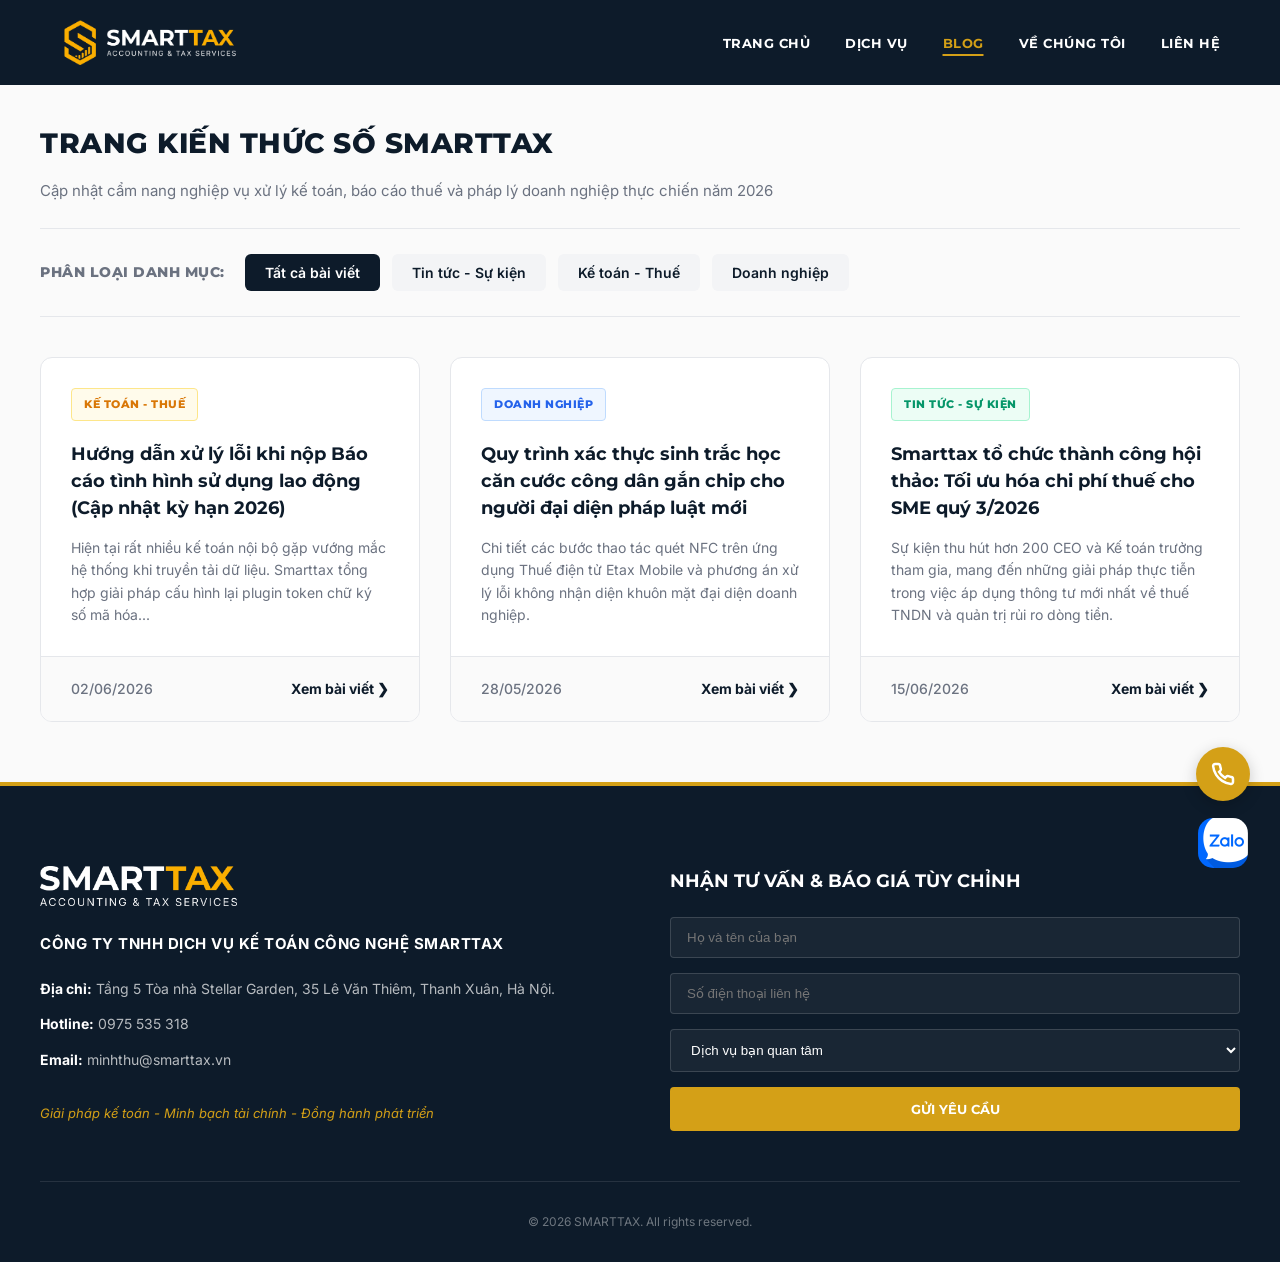
<file: blog.html>
<!DOCTYPE html>
<html lang="vi">
<head>
    <meta charset="UTF-8">
    <meta name="viewport" content="width=device-width, initial-scale=1.0">
    <title>Blog Kiến Thức | SMARTTAX</title>
    <style>
        /* CSS NHÚNG TRỰC TIẾP */
        @import url('https://fonts.googleapis.com/css2?family=Inter:wght@400;500;600&family=Montserrat:wght@600;700;800&display=swap');
        :root { --primary-color: #0D1B2A; --accent-color: #D4A017; --text-gray: #6B7280; --bg-light: #F3F4F6; --white: #ffffff; --border-color: #E5E7EB; }
        * { margin: 0; padding: 0; box-sizing: border-box; }
        body { font-family: 'Inter', sans-serif; color: var(--primary-color); line-height: 1.7; background-color: #FAFAFA; overflow-x: hidden; }
        h1, h2, h3, h4, h5, h6 { font-family: 'Montserrat', sans-serif; font-weight: 700; }
        
        /* HEADER */
        header { background-color: var(--primary-color); padding: 20px 0; position: fixed; width: 100%; top: 0; z-index: 1000; transition: all 0.4s cubic-bezier(0.4, 0, 0.2, 1); }
        header.sticky { padding: 12px 0; background-color: rgba(13, 27, 42, 0.95); box-shadow: 0 4px 20px rgba(0, 0, 0, 0.15); backdrop-filter: blur(10px); }
        .nav-container { max-width: 1200px; margin: 0 auto; display: flex; justify-content: space-between; align-items: center; padding: 0 20px; }
        .logo-wrapper { display: flex; align-items: center; gap: 12px; text-decoration: none; }
        .logo-text h1 { color: var(--white); font-size: 22px; letter-spacing: 1px; line-height: 1; }
        .logo-text h1 span { color: var(--accent-color); }
        .logo-text p { color: var(--white); font-size: 8px; letter-spacing: 0.5px; margin-top: 3px; opacity: 0.8; }
        .nav-links { list-style: none; display: flex; gap: 35px; }
        .nav-links li a { color: var(--white); text-decoration: none; font-weight: 700; font-family: 'Montserrat', sans-serif; text-transform: uppercase; font-size: 13px; letter-spacing: 0.5px; position: relative; padding: 5px 0; transition: color 0.3s ease; }
        .nav-links li a::after { content: ''; position: absolute; width: 0; height: 2px; background: var(--accent-color); bottom: 0; left: 50%; transform: translateX(-50%); transition: width 0.3s cubic-bezier(0.4, 0, 0.2, 1); }
        .nav-links li a:hover { color: var(--accent-color); }
        .nav-links li a:hover::after, .nav-links li.active a::after { width: 100%; }
        .nav-links li.active a { color: var(--accent-color); }
        
        /* SECTION BLOG HEADER */
        section { padding: 120px 20px 60px; max-width: 1240px; margin: 0 auto; }
        .blog-header-block { border-bottom: 1px solid var(--border-color); padding-bottom: 25px; margin-bottom: 25px; }
        .blog-main-title { font-size: 28px; font-weight: 800; color: var(--primary-color); margin-bottom: 10px; text-transform: uppercase; letter-spacing: 0.5px; }
        .blog-main-desc { font-size: 15px; color: var(--text-gray); }

        /* BỘ LỌC DANH MỤC */
        .filter-wrapper { border-bottom: 1px solid var(--border-color); padding-bottom: 25px; margin-bottom: 40px; display: flex; align-items: center; gap: 20px; flex-wrap: wrap; }
        .filter-label { font-weight: 800; font-family: 'Montserrat', sans-serif; font-size: 14px; color: var(--text-gray); text-transform: uppercase; letter-spacing: 0.5px; }
        .blog-category-filter { display: flex; gap: 12px; flex-wrap: wrap; }
        .category-btn { padding: 10px 20px; background: var(--bg-light); border: none; cursor: pointer; font-family: 'Inter', sans-serif; font-weight: 600; font-size: 14px; color: var(--primary-color); border-radius: 6px; transition: all 0.3s ease; }
        .category-btn.active { background-color: var(--primary-color); color: var(--white); }
        .category-btn:hover:not(.active) { background-color: #E5E7EB; }

        /* SỬA THÀNH GRID 3 CỘT */
        .blog-grid-3 { display: grid; grid-template-columns: repeat(3, 1fr); gap: 30px; transition: all 0.3s ease; }
        
        .blog-card-new { background: var(--white); border: 1px solid var(--border-color); border-radius: 12px; display: flex; flex-direction: column; overflow: hidden; transition: all 0.3s ease; text-decoration: none; }
        .blog-card-new:hover { transform: translateY(-5px); box-shadow: 0 15px 30px rgba(0,0,0,0.06); border-color: var(--accent-color); }
        .blog-card-content { padding: 30px; flex: 1; }
        
        /* TAG MÀU SẮC CHUẨN */
        .blog-tag { display: inline-block; padding: 6px 12px; border-radius: 4px; font-size: 11px; font-family: 'Montserrat', sans-serif; font-weight: 800; text-transform: uppercase; margin-bottom: 20px; letter-spacing: 0.5px; }
        .tag-ketoan { background: #FFFBEB; border: 1px solid #FDE68A; color: #D97706; }
        .tag-doanhnghiep { background: #EFF6FF; border: 1px solid #BFDBFE; color: #2563EB; }
        .tag-tintuc { background: #ECFDF5; border: 1px solid #A7F3D0; color: #059669; }
        
        /* Tiêu đề thẻ thu nhỏ lại 1 chút để hợp với lưới 3 cột */
        .blog-card-title { font-size: 18px; margin-bottom: 15px; line-height: 1.5; color: var(--primary-color); transition: color 0.3s; }
        .blog-card-new:hover .blog-card-title { color: var(--accent-color); }
        .blog-card-excerpt { font-size: 14px; color: var(--text-gray); line-height: 1.6; }
        
        .blog-card-footer { background: #FAFAFA; padding: 20px 30px; border-top: 1px solid var(--border-color); display: flex; justify-content: space-between; align-items: center; }
        .blog-date { font-size: 14px; color: var(--text-gray); font-weight: 500; }
        .blog-readmore { font-size: 14px; font-weight: 700; color: var(--primary-color); display: flex; align-items: center; gap: 5px; transition: color 0.3s; }
        .blog-card-new:hover .blog-readmore { color: var(--accent-color); }

        /* CLASS JS ĐỂ ẨN HIỆN THEO BỘ LỌC */
        .hide-card { display: none !important; }

        /* NÚT BUTTON MẶC ĐỊNH */
        .btn { display: inline-block; padding: 14px 32px; background-color: var(--accent-color); color: var(--white); font-family: 'Montserrat', sans-serif; font-weight: 700; border-radius: 4px; border: none; cursor: pointer; transition: all 0.3s; }
        .btn:hover { background-color: #bd8e12; transform: translateY(-3px); }

        /* FOOTER ĐỒNG BỘ */
        footer { background-color: var(--primary-color); color: var(--white); padding: 80px 20px 30px; border-top: 4px solid var(--accent-color); max-width: 100%; }
        .footer-container { max-width: 1200px; margin: 0 auto; display: grid; grid-template-columns: 1fr 1fr; gap: 60px; padding-bottom: 50px; border-bottom: 1px solid rgba(255,255,255,0.1); }
        .footer-brand { display: flex; align-items: center; gap: 12px; margin-bottom: 25px; }
        .footer-brand h2 { color: var(--white); font-size: 24px; }
        .footer-brand h2 span { color: var(--accent-color); }
        .footer-company-name { font-size: 15px; font-weight: 700; margin-bottom: 20px; letter-spacing: 0.5px; color: var(--white); }
        .footer-contacts li { margin-bottom: 12px; font-size: 14px; color: rgba(255,255,255,0.7); list-style: none; }
        .footer-contacts li strong { color: var(--white); }
        .footer-tagline { margin-top: 30px; font-size: 13px; font-style: italic; color: var(--accent-color); }
        .footer-right-form h3 { color: var(--white); font-size: 18px; margin-bottom: 20px; text-transform: uppercase; }
        .footer-form-group { display: flex; flex-direction: column; gap: 15px; }
        .footer-form-group input, .footer-form-group select { width: 100%; padding: 12px 16px; background-color: rgba(255, 255, 255, 0.05); border: 1px solid rgba(255, 255, 255, 0.15); border-radius: 4px; color: var(--white); }
        .footer-form-group select option { background-color: var(--primary-color); }
        .footer-form-group .btn { width: 100%; text-transform: uppercase; text-align: center; } /* Đồng bộ nút form 100% giống ảnh */
        .footer-copyright { text-align: center; padding-top: 30px; font-size: 12px; color: rgba(255,255,255,0.4); }

        /* WIDGETS ĐỒNG BỘ */
        .floating-widget-container { position: fixed; bottom: 30px; right: 30px; display: flex; flex-direction: column; gap: 15px; z-index: 9999; }
        .floating-action-btn { width: 54px; height: 54px; border-radius: 50%; display: flex; align-items: center; justify-content: center; color: var(--white); text-decoration: none; box-shadow: 0 4px 15px rgba(0,0,0,0.2); position: relative; cursor: pointer; }
        .btn-float-call { background-color: var(--accent-color); }
        .floating-action-btn::before { content: ''; position: absolute; top: 0; left: 0; width: 100%; height: 100%; border-radius: 50%; box-shadow: 0 0 0 0 rgba(212, 160, 23, 0.6); animation: pulseWave 2s infinite; z-index: -1; }
        @keyframes pulseWave { 0% { transform: scale(1); opacity: 1; } 100% { transform: scale(1.6); opacity: 0; } }
        .zalo-chat-tooltip { position: absolute; right: 70px; background-color: var(--white); color: var(--primary-color); padding: 8px 16px; border-radius: 4px; font-size: 12px; font-weight: 700; white-space: nowrap; box-shadow: 0 4px 15px rgba(0,0,0,0.15); opacity: 0; pointer-events: none; transform: translateX(10px); transition: all 0.3s ease; }
        .zalo-chat-tooltip.show-bubble { opacity: 1; transform: translateX(0); }

        .reveal { opacity: 0; transform: translateY(40px); transition: opacity 0.8s ease, transform 0.8s ease; }
        .reveal.visible { opacity: 1; transform: translateY(0); }

        /* ĐIỀU CHỈNH RESPONSIVE */
        @media (max-width: 1024px) { 
            .blog-grid-3 { grid-template-columns: repeat(2, 1fr); } 
        }
        @media (max-width: 768px) { 
            .blog-grid-3, .footer-container { grid-template-columns: 1fr; } 
            .nav-links { display: none; } 
        }
    </style>
</head>
<body>

    <header id="global-header">
        <div class="nav-container">
            <a href="index.html" class="logo">
                <img src="images/logo.png" alt="Logo Smarttax" style="height: 45px; width: auto; display: block;">
            </a>
            <nav>
                <ul class="nav-links">
                    <li><a href="index.html">TRANG CHỦ</a></li>
                    <li><a href="dich-vu.html">DỊCH VỤ</a></li>
                    <li class="active"><a href="blog.html">BLOG</a></li>
                    <li><a href="ve-chung-toi.html">VỀ CHÚNG TÔI</a></li>
                    <li><a href="lien-he.html">LIÊN HỆ</a></li>
                </ul>
            </nav>
        </div>
    </header>

    <section class="reveal visible">
        <div class="blog-header-block">
            <h1 class="blog-main-title">TRANG KIẾN THỨC SỐ SMARTTAX</h1>
            <p class="blog-main-desc">Cập nhật cẩm nang nghiệp vụ xử lý kế toán, báo cáo thuế và pháp lý doanh nghiệp thực chiến năm 2026</p>
        </div>

        <div class="filter-wrapper">
            <div class="filter-label">PHÂN LOẠI DANH MỤC:</div>
            <div class="blog-category-filter">
                <button class="category-btn active" data-filter="all">Tất cả bài viết</button>
                <button class="category-btn" data-filter="tin-tuc">Tin tức - Sự kiện</button>
                <button class="category-btn" data-filter="ke-toan">Kế toán - Thuế</button>
                <button class="category-btn" data-filter="doanh-nghiep">Doanh nghiệp</button>
            </div>
        </div>

        <div class="blog-grid-3" id="blog-grid">
            
            <!-- Bài viết 1: Kế toán -->
            <a href="blog/xu-ly-loi-bao-cao.html" class="blog-card-new" data-category="ke-toan">
                <div class="blog-card-content">
                    <span class="blog-tag tag-ketoan">KẾ TOÁN - THUẾ</span>
                    <h3 class="blog-card-title">Hướng dẫn xử lý lỗi khi nộp Báo cáo tình hình sử dụng lao động (Cập nhật kỳ hạn 2026)</h3>
                    <p class="blog-card-excerpt">Hiện tại rất nhiều kế toán nội bộ gặp vướng mắc hệ thống khi truyền tải dữ liệu. Smarttax tổng hợp giải pháp cấu hình lại plugin token chữ ký số mã hóa...</p>
                </div>
                <div class="blog-card-footer">
                    <span class="blog-date">02/06/2026</span>
                    <span class="blog-readmore">Xem bài viết ❯</span>
                </div>
            </a>

            <!-- Bài viết 2: Doanh nghiệp -->
            <a href="blog/quy-trinh-xac-thuc.html" class="blog-card-new" data-category="doanh-nghiep">
                <div class="blog-card-content">
                    <span class="blog-tag tag-doanhnghiep">DOANH NGHIỆP</span>
                    <h3 class="blog-card-title">Quy trình xác thực sinh trắc học căn cước công dân gắn chip cho người đại diện pháp luật mới</h3>
                    <p class="blog-card-excerpt">Chi tiết các bước thao tác quét NFC trên ứng dụng Thuế điện tử Etax Mobile và phương án xử lý lỗi không nhận diện khuôn mặt đại diện doanh nghiệp.</p>
                </div>
                <div class="blog-card-footer">
                    <span class="blog-date">28/05/2026</span>
                    <span class="blog-readmore">Xem bài viết ❯</span>
                </div>
            </a>

            <!-- Bài viết 3: Tin tức - Sự kiện -->
            <a href="blog/hoi-thao-toi-uu-chi-phi.html" class="blog-card-new" data-category="tin-tuc">
                <div class="blog-card-content">
                    <span class="blog-tag tag-tintuc">TIN TỨC - SỰ KIỆN</span>
                    <h3 class="blog-card-title">Smarttax tổ chức thành công hội thảo: Tối ưu hóa chi phí thuế cho SME quý 3/2026</h3>
                    <p class="blog-card-excerpt">Sự kiện thu hút hơn 200 CEO và Kế toán trưởng tham gia, mang đến những giải pháp thực tiễn trong việc áp dụng thông tư mới nhất về thuế TNDN và quản trị rủi ro dòng tiền.</p>
                </div>
                <div class="blog-card-footer">
                    <span class="blog-date">15/06/2026</span>
                    <span class="blog-readmore">Xem bài viết ❯</span>
                </div>
            </a>

        </div>
    </section>
 
    <footer id="global-footer">
        <div class="footer-container">
            <div class="footer-left-info">
                <div class="footer-brand">
                    <img src="images/smarttax.png" alt="Smarttax" style="height: 40px; width: auto; display: block;">
                </div>
                <p class="footer-company-name">CÔNG TY TNHH DỊCH VỤ KẾ TOÁN CÔNG NGHỆ SMARTTAX</p>
                <ul class="footer-contacts">
                    <li><strong>Địa chỉ:</strong> Tầng 5 Tòa nhà Stellar Garden, 35 Lê Văn Thiêm, Thanh Xuân, Hà Nội.</li>
                    <li><strong>Hotline:</strong> 0975 535 318</li>
                    <li><strong>Email:</strong> minhthu@smarttax.vn</li>
                </ul>
                <p class="footer-tagline">Giải pháp kế toán - Minh bạch tài chính - Đồng hành phát triển</p>
            </div>
            <div class="footer-right-form">
                <h3>NHẬN TƯ VẤN & BÁO GIÁ TÙY CHỈNH</h3>
                <form id="form-nhan-tu-van" class="footer-form-group">
    <input type="text" name="ho_ten" placeholder="Họ và tên của bạn" required>
    
    <input type="tel" name="so_dien_thoai" placeholder="Số điện thoại liên hệ" required>
    
    <select name="dich_vu" required>
        <option value="" disabled selected>Dịch vụ bạn quan tâm</option>
        <option value="Kế toán trọn gói">Kế toán trọn gói (SME & Hộ kinh doanh)</option>
        <option value="Pháp lý doanh nghiệp">Dịch vụ Pháp lý Doanh nghiệp</option>
        <option value="Nội bộ & Hành chính">Dịch vụ Nội bộ & Hành chính</option>
        <option value="Phần mềm hỗ trợ">Phần mềm hỗ trợ (Hóa đơn, chữ ký số...)</option>
    </select>
    
    <button type="submit" class="btn" style="width: 100%; text-align: center;">GỬI YÊU CẦU</button>
</form>
            </div>
        </div>
        <div class="footer-copyright">
            <p>© 2026 SMARTTAX. All rights reserved.</p>
        </div>
    </footer>

    <div class="floating-widget-container">
        <a href="tel:0975535318" class="floating-action-btn btn-float-call" title="Gọi Ngay">
            <svg width="24" height="24" viewBox="0 0 24 24" fill="none" stroke="currentColor" stroke-width="2.5"><path d="M22 16.92v3a2 2 0 0 1-2.18 2 19.79 19.79 0 0 1-8.63-3.07 19.5 19.5 0 0 1-6-6 19.79 19.79 0 0 1-3.07-8.67A2 2 0 0 1 4.11 2h3a2 2 0 0 1 2 1.72 12.84 12.84 0 0 0 .7 2.81 2 2 0 0 1-.45 2.11L8.09 9.91a16 16 0 0 0 6 6l1.27-1.27a2 2 0 0 1 2.11-.45 12.84 12.84 0 0 0 2.81.7A2 2 0 0 1 22 16.92z"/></svg>
        </a>
        <a href="https://zalo.me/0975535318" target="_blank" class="floating-action-btn" style="background: transparent; box-shadow: none; padding: 0;" title="Chat Zalo">
            <img src="images/logo-zalo.png" alt="Chat Zalo" style="width: 50px; height: auto; display: block; border-radius: 30%;">
            <div class="zalo-chat-tooltip" id="zalo-tooltip">Smarttax hỗ trợ bạn ngay!</div>
        </a>
    </div>

    <script>
        // Hiệu ứng thanh Menu cố định khi cuộn
        window.addEventListener('scroll', function() {
            const header = document.getElementById('global-header');
            if(window.scrollY > 50) { header.classList.add('sticky'); }
            else { header.classList.remove('sticky'); }
        });

        // Hiệu ứng mờ dần hiện lên (Scroll Reveal)
        const revealObserver = new IntersectionObserver((entries) => {
            entries.forEach(entry => {
                if(entry.isIntersecting) { entry.target.classList.add('visible'); }
            });
        }, { threshold: 0.1 });
        document.querySelectorAll('.reveal').forEach(element => { revealObserver.observe(element); });

        // JS XỬ LÝ BỘ LỌC BÀI VIẾT THEO CATEGORY
        const filterBtns = document.querySelectorAll('.category-btn');
        const blogCards = document.querySelectorAll('.blog-card-new');

        filterBtns.forEach(btn => {
            btn.addEventListener('click', () => {
                // Xóa trạng thái active của tất cả các nút và gán cho nút vừa click
                filterBtns.forEach(b => b.classList.remove('active'));
                btn.classList.add('active');

                // Lấy giá trị data-filter
                const filterValue = btn.getAttribute('data-filter');

                // Quét qua các bài viết để ẩn/hiện
                blogCards.forEach(card => {
                    if (filterValue === 'all' || card.getAttribute('data-category') === filterValue) {
                        card.classList.remove('hide-card');
                    } else {
                        card.classList.add('hide-card');
                    }
                });
            });
        });

        // Bóng chat Zalo tự động bật tắt
        const zaloTooltip = document.getElementById('zalo-tooltip');
        if(zaloTooltip) {
            setInterval(() => {
                zaloTooltip.classList.add('show-bubble');
                setTimeout(() => { zaloTooltip.classList.remove('show-bubble'); }, 3000);
            }, 10000);
        }
    </script>
<script>
        window.addEventListener('scroll', function() {
            const header = document.getElementById('global-header');
            if(window.scrollY > 50) header.classList.add('sticky'); else header.classList.remove('sticky');
        });
        const revealObserver = new IntersectionObserver((entries) => { entries.forEach(entry => { if(entry.isIntersecting) entry.target.classList.add('visible'); }); }, { threshold: 0.1 });
        document.querySelectorAll('.reveal').forEach(element => revealObserver.observe(element));
        const zaloTooltip = document.getElementById('zalo-tooltip');
        if(zaloTooltip) { setInterval(() => { zaloTooltip.classList.add('show-bubble'); setTimeout(() => zaloTooltip.classList.remove('show-bubble'), 3000); }, 10000); }

        const scriptURL = 'LINK_WEB_APP_CỦA_BẠN_ĐIỀN_VÀO_ĐÂY';
        const forms = document.querySelectorAll('form');
        forms.forEach(form => {
            form.addEventListener('submit', e => {
                e.preventDefault(); 
                const btnSubmit = form.querySelector('button[type="submit"]');
                const originalBtnText = btnSubmit.innerHTML;
                btnSubmit.innerHTML = 'ĐANG GỬI...';
                btnSubmit.disabled = true;
                fetch(scriptURL, { method: 'POST', body: new FormData(form)})
                    .then(response => {
                        alert('🎉 Cảm ơn bạn! Thông tin đã được gửi đến chuyên gia Smarttax thành công.');
                        form.reset();
                        btnSubmit.innerHTML = originalBtnText;
                        btnSubmit.disabled = false;
                    })
                    .catch(error => {
                        alert('Lỗi đường truyền! Xin vui lòng gọi trực tiếp Hotline 0975 535 318.');
                        btnSubmit.innerHTML = originalBtnText;
                        btnSubmit.disabled = false;
                    });
            });
        });
    </script>
</body>
</html>
</file>
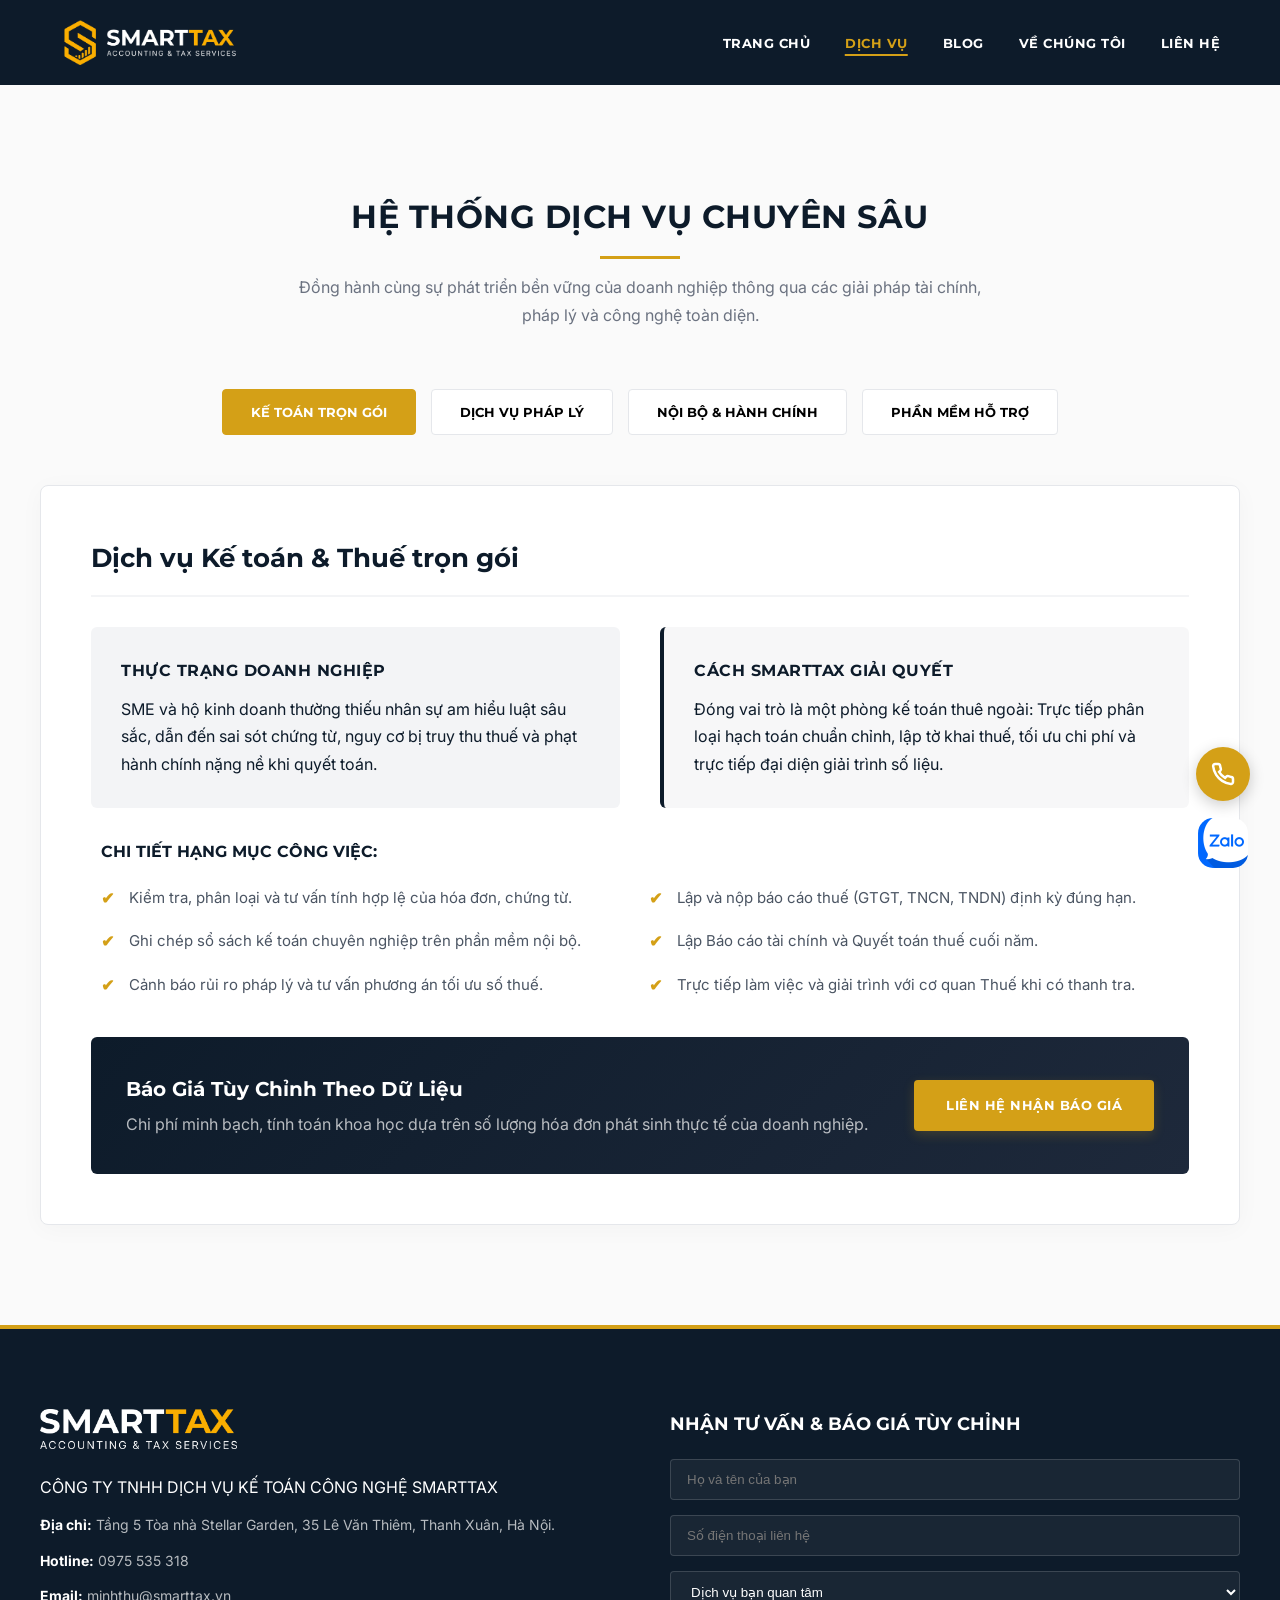
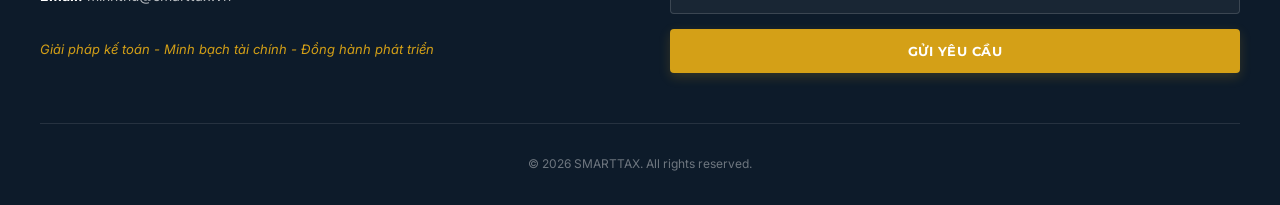
<file: dich-vu.html>
<!DOCTYPE html>
<html lang="vi">
<head>
    <meta charset="UTF-8">
    <meta name="viewport" content="width=device-width, initial-scale=1.0">
    <title>Dịch Vụ | SMARTTAX</title>
    <style>
        @import url('https://fonts.googleapis.com/css2?family=Inter:wght@400;500;600&family=Montserrat:wght@600;700;800&display=swap');
        :root { --primary-color: #0D1B2A; --accent-color: #D4A017; --text-gray: #6B7280; --bg-light: #F3F4F6; --white: #ffffff; --border-color: #E5E7EB; }
        * { margin: 0; padding: 0; box-sizing: border-box; }
        body { font-family: 'Inter', sans-serif; color: var(--primary-color); line-height: 1.7; background-color: #FAFAFA; overflow-x: hidden; }
        h1, h2, h3, h4, h5, h6 { font-family: 'Montserrat', sans-serif; font-weight: 700; }
        header { background-color: var(--primary-color); padding: 20px 0; position: fixed; width: 100%; top: 0; z-index: 1000; transition: all 0.4s cubic-bezier(0.4, 0, 0.2, 1); }
        header.sticky { padding: 12px 0; background-color: rgba(13, 27, 42, 0.95); box-shadow: 0 4px 20px rgba(0, 0, 0, 0.15); backdrop-filter: blur(10px); }
        .nav-container { max-width: 1200px; margin: 0 auto; display: flex; justify-content: space-between; align-items: center; padding: 0 20px; }
        .logo-wrapper { display: flex; align-items: center; gap: 12px; text-decoration: none; }
        .nav-links { list-style: none; display: flex; gap: 35px; }
        .nav-links li a { color: var(--white); text-decoration: none; font-weight: 700; font-family: 'Montserrat', sans-serif; text-transform: uppercase; font-size: 13px; letter-spacing: 0.5px; position: relative; padding: 5px 0; transition: color 0.3s ease; }
        .nav-links li a::after { content: ''; position: absolute; width: 0; height: 2px; background: var(--accent-color); bottom: 0; left: 50%; transform: translateX(-50%); transition: width 0.3s cubic-bezier(0.4, 0, 0.2, 1); }
        .nav-links li a:hover { color: var(--accent-color); }
        .nav-links li a:hover::after, .nav-links li.active a::after { width: 100%; }
        .nav-links li.active a { color: var(--accent-color); }
        
        /* ĐÃ THÊM WHITE-SPACE: NOWRAP ĐỂ NÚT KHÔNG BAO GIỜ BỊ RỚT CHỮ */
        .btn { display: inline-block; padding: 14px 32px; background-color: var(--accent-color); color: var(--white); font-family: 'Montserrat', sans-serif; font-weight: 700; text-transform: uppercase; font-size: 13px; letter-spacing: 0.5px; text-decoration: none; border-radius: 4px; border: none; cursor: pointer; position: relative; overflow: hidden; transition: all 0.3s ease; box-shadow: 0 4px 12px rgba(212, 160, 23, 0.2); white-space: nowrap; }
        .btn:hover { background-color: #bd8e12; transform: translateY(-3px); box-shadow: 0 6px 20px rgba(212, 160, 23, 0.35); }
        
        section { padding: 100px 20px; max-width: 1240px; margin: 0 auto; }
        .section-title-container { text-align: center; margin-bottom: 60px; position: relative; }
        .section-title { font-size: 32px; text-transform: uppercase; color: var(--primary-color); position: relative; display: inline-block; padding-bottom: 15px; letter-spacing: 0.5px; }
        .section-title::after { content: ''; position: absolute; bottom: 0; left: 50%; transform: translateX(-50%); width: 80px; height: 3px; background-color: var(--accent-color); }
        .section-subtitle { color: var(--text-gray); font-size: 16px; margin-top: 15px; max-width: 700px; margin-left: auto; margin-right: auto; }
        
        .services-tab-header { display: flex; justify-content: center; gap: 15px; margin-bottom: 50px; flex-wrap: wrap; }
        .tab-trigger-btn { padding: 14px 28px; background-color: var(--white); border: 1px solid var(--border-color); font-family: 'Montserrat', sans-serif; font-weight: 700; font-size: 13px; text-transform: uppercase; cursor: pointer; border-radius: 4px; transition: all 0.3s ease; }
        .tab-trigger-btn.active, .tab-trigger-btn:hover { background-color: var(--accent-color); color: var(--white); border-color: var(--accent-color); }
        
        .tab-content-panel { display: none; background: var(--white); border: 1px solid var(--border-color); padding: 50px; border-radius: 8px; box-shadow: 0 4px 25px rgba(0,0,0,0.03); }
        .tab-content-panel.active { display: block; animation: fadeInTab 0.5s ease; }
        @keyframes fadeInTab { from { opacity: 0; transform: translateY(10px); } to { opacity: 1; transform: translateY(0); } }
        
        .service-detail-block h3 { font-size: 26px; margin-bottom: 30px; border-bottom: 2px solid var(--bg-light); padding-bottom: 15px; }
        .service-info-row { display: grid; grid-template-columns: 1fr 1fr; gap: 40px; margin-bottom: 30px; }
        .info-box-card { background: var(--bg-light); padding: 30px; border-radius: 6px; }
        .info-box-card h4 { font-size: 16px; margin-bottom: 12px; text-transform: uppercase; letter-spacing: 0.5px; }
        .info-box-card.solution-card { background: rgba(13, 27, 42, 0.03); border-left: 4px solid var(--primary-color); }
        
        .service-features { margin-bottom: 40px; padding: 0 10px; }
        .service-features h4 { font-size: 16px; margin-bottom: 20px; color: var(--primary-color); text-transform: uppercase; }
        .service-features ul { list-style: none; display: grid; grid-template-columns: 1fr 1fr; gap: 18px; }
        .service-features li { position: relative; padding-left: 28px; font-size: 15px; color: #4B5563; }
        .service-features li::before { content: '✔'; position: absolute; left: 0; top: 0; color: var(--accent-color); font-weight: bold; font-size: 16px; }

        .price-custom-box { background: linear-gradient(135deg, var(--primary-color), #1E293B); color: var(--white); padding: 35px; border-radius: 6px; display: flex; justify-content: space-between; align-items: center; }
        .price-custom-box h4 { color: var(--white); font-size: 20px; margin-bottom: 5px; }
        .price-custom-box p { color: rgba(255,255,255,0.7); margin: 0; }
        
        footer { background-color: var(--primary-color); color: var(--white); padding: 80px 20px 30px; border-top: 4px solid var(--accent-color); max-width: 100%; }
        .footer-container { max-width: 1200px; margin: 0 auto; display: grid; grid-template-columns: 1fr 1fr; gap: 60px; padding-bottom: 50px; border-bottom: 1px solid rgba(255,255,255,0.1); }
        .footer-brand { display: flex; align-items: center; gap: 12px; margin-bottom: 25px; }
        .footer-contacts li { margin-bottom: 12px; font-size: 14px; color: rgba(255,255,255,0.7); list-style: none; }
        .footer-contacts li strong { color: var(--white); }
        .footer-tagline { margin-top: 30px; font-size: 13px; font-style: italic; color: var(--accent-color); }
        .footer-right-form h3 { color: var(--white); font-size: 18px; margin-bottom: 20px; }
        .footer-form-group { display: flex; flex-direction: column; gap: 15px; }
        .footer-form-group input, .footer-form-group select, .footer-form-group textarea { width: 100%; padding: 12px 16px; background-color: rgba(255, 255, 255, 0.05); border: 1px solid rgba(255, 255, 255, 0.15); border-radius: 4px; color: var(--white); }
        .footer-form-group select option { background-color: var(--primary-color); color: var(--white); }
        .footer-copyright { text-align: center; padding-top: 30px; font-size: 12px; color: rgba(255,255,255,0.4); }
        
        .floating-widget-container { position: fixed; bottom: 30px; right: 30px; display: flex; flex-direction: column; gap: 15px; z-index: 9999; }
        .floating-action-btn { width: 54px; height: 54px; border-radius: 50%; display: flex; align-items: center; justify-content: center; color: var(--white); text-decoration: none; box-shadow: 0 4px 15px rgba(0,0,0,0.2); position: relative; cursor: pointer; }
        .btn-float-call { background-color: var(--accent-color); }
        .btn-float-zalo { background-color: #0068FF; }
        .floating-action-btn::before { content: ''; position: absolute; top: 0; left: 0; width: 100%; height: 100%; border-radius: 50%; box-shadow: 0 0 0 0 rgba(212, 160, 23, 0.6); animation: pulseWave 2s infinite; z-index: -1; }
        .btn-float-zalo::before { box-shadow: 0 0 0 0 rgba(0, 104, 255, 0.6); }
        @keyframes pulseWave { 0% { transform: scale(1); opacity: 1; } 100% { transform: scale(1.6); opacity: 0; } }
        .zalo-chat-tooltip { position: absolute; right: 70px; background-color: var(--white); color: var(--primary-color); padding: 8px 16px; border-radius: 4px; font-size: 12px; font-weight: 700; white-space: nowrap; box-shadow: 0 4px 15px rgba(0,0,0,0.15); opacity: 0; pointer-events: none; transform: translateX(10px); transition: all 0.3s ease; }
        .zalo-chat-tooltip::after { content: ''; position: absolute; top: 50%; right: -6px; transform: translateY(-50%); border-width: 6px; border-style: solid; border-color: transparent transparent transparent var(--white); }
        .zalo-chat-tooltip.show-bubble { opacity: 1; transform: translateX(0); }
        .reveal { opacity: 0; transform: translateY(40px); transition: opacity 0.8s ease, transform 0.8s ease; }
        .reveal.visible { opacity: 1; transform: translateY(0); }
        
        @media (max-width: 768px) { 
            .service-info-row, .footer-container, .service-features ul { grid-template-columns: 1fr; } 
            .nav-links { display: none; } 
            .price-custom-box { flex-direction: column; gap: 20px; text-align: center; } 
        }
    </style>
</head>
<body style="padding-top: 90px;">

    <header id="global-header">
        <div class="nav-container">
            <a href="index.html" class="logo">
                <img src="images/logo.png" alt="Logo Smarttax" style="height: 45px; width: auto; display: block;">
            </a>
            <nav>
                <ul class="nav-links">
                    <li><a href="index.html">TRANG CHỦ</a></li>
                    <li class="active"><a href="dich-vu.html">DỊCH VỤ</a></li>
                    <li><a href="blog.html">BLOG</a></li>
                    <li><a href="ve-chung-toi.html">VỀ CHÚNG TÔI</a></li>
                    <li><a href="lien-he.html">LIÊN HỆ</a></li>
                </ul>
            </nav>
        </div>
    </header>

    <section class="reveal visible">
        <div class="section-title-container">
            <h1 class="section-title">Hệ Thống Dịch Vụ Chuyên Sâu</h1>
            <p class="section-subtitle">Đồng hành cùng sự phát triển bền vững của doanh nghiệp thông qua các giải pháp tài chính, pháp lý và công nghệ toàn diện.</p>
        </div>

        <div class="services-tab-header">
            <button class="tab-trigger-btn active" onclick="switchServiceTab(event, 'tab-ketoan')">Kế Toán Trọn Gói</button>
            <button class="tab-trigger-btn" onclick="switchServiceTab(event, 'tab-phaply')">Dịch Vụ Pháp Lý</button>
            <button class="tab-trigger-btn" onclick="switchServiceTab(event, 'tab-noibo')">Nội Bộ & Hành Chính</button>
            <button class="tab-trigger-btn" onclick="switchServiceTab(event, 'tab-phanmem')">Phần Mềm Hỗ Trợ</button>
        </div>

        <!-- TAB 1: KẾ TOÁN TRỌN GÓI -->
        <div id="tab-ketoan" class="tab-content-panel active">
            <div class="service-detail-block">
                <h3>Dịch vụ Kế toán & Thuế trọn gói</h3>
                <div class="service-info-row">
                    <div class="info-box-card">
                        <h4>Thực Trạng Doanh Nghiệp</h4>
                        <p>SME và hộ kinh doanh thường thiếu nhân sự am hiểu luật sâu sắc, dẫn đến sai sót chứng từ, nguy cơ bị truy thu thuế và phạt hành chính nặng nề khi quyết toán.</p>
                    </div>
                    <div class="info-box-card solution-card">
                        <h4>Cách Smarttax Giải Quyết</h4>
                        <p>Đóng vai trò là một phòng kế toán thuê ngoài: Trực tiếp phân loại hạch toán chuẩn chỉnh, lập tờ khai thuế, tối ưu chi phí và trực tiếp đại diện giải trình số liệu.</p>
                    </div>
                </div>
                
                <div class="service-features">
                    <h4>Chi tiết hạng mục công việc:</h4>
                    <ul>
                        <li>Kiểm tra, phân loại và tư vấn tính hợp lệ của hóa đơn, chứng từ.</li>
                        <li>Lập và nộp báo cáo thuế (GTGT, TNCN, TNDN) định kỳ đúng hạn.</li>
                        <li>Ghi chép sổ sách kế toán chuyên nghiệp trên phần mềm nội bộ.</li>
                        <li>Lập Báo cáo tài chính và Quyết toán thuế cuối năm.</li>
                        <li>Cảnh báo rủi ro pháp lý và tư vấn phương án tối ưu số thuế.</li>
                        <li>Trực tiếp làm việc và giải trình với cơ quan Thuế khi có thanh tra.</li>
                    </ul>
                </div>

                <div class="price-custom-box">
                    <div>
                        <h4>Báo Giá Tùy Chỉnh Theo Dữ Liệu</h4>
                        <p>Chi phí minh bạch, tính toán khoa học dựa trên số lượng hóa đơn phát sinh thực tế của doanh nghiệp.</p>
                    </div>
                    <a href="#global-footer" class="btn">Liên Hệ Nhận Báo Giá</a>
                </div>
            </div>
        </div>

        <!-- TAB 2: PHÁP LÝ DOANH NGHIỆP -->
        <div id="tab-phaply" class="tab-content-panel">
            <div class="service-detail-block">
                <h3>Dịch Vụ Pháp Lý Doanh Nghiệp</h3>
                <div class="service-info-row">
                    <div class="info-box-card">
                        <h4>Thực Trạng Doanh Nghiệp</h4>
                        <p>Thủ tục hành chính rườm rà, hồ sơ bị trả về nhiều lần do sai sót biểu mẫu làm tốn thời gian, lỡ mất cơ hội kinh doanh quý báu của chủ doanh nghiệp.</p>
                    </div>
                    <div class="info-box-card solution-card">
                        <h4>Cách Smarttax Giải Quyết</h4>
                        <p>Xử lý trọn gói hồ sơ pháp lý nhanh chóng, chính xác. Đại diện nộp, nhận kết quả và bàn giao Giấy phép kinh doanh, con dấu tận nơi cho khách hàng.</p>
                    </div>
                </div>
                
                <div class="service-features">
                    <h4>Các dịch vụ pháp lý hỗ trợ:</h4>
                    <ul>
                        <li>Thành lập Công ty (TNHH, Cổ phần, Doanh nghiệp tư nhân).</li>
                        <li>Thành lập Hộ kinh doanh cá thể, chi nhánh, văn phòng đại diện.</li>
                        <li>Thay đổi Đăng ký kinh doanh (Tên, Địa chỉ, Vốn điều lệ, Ngành nghề).</li>
                        <li>Thủ tục sáp nhập, chia tách, tạm ngừng hoặc giải thể doanh nghiệp.</li>
                        <li>Đăng ký bảo hộ thương hiệu, nhãn hiệu, logo và bản quyền tác giả.</li>
                        <li>Xin cấp các loại giấy phép con (VSATTP, PCCC, An ninh trật tự...).</li>
                    </ul>
                </div>

                <div class="price-custom-box">
                    <div>
                        <h4>Giá Trọn Gói Cam Kết</h4>
                        <p>Báo giá minh bạch một lần duy nhất, cam kết không phát sinh bất kỳ chi phí ngầm nào.</p>
                    </div>
                    <a href="#global-footer" class="btn">Liên Hệ Nhận Báo Giá</a>
                </div>
            </div>
        </div>
        
        <!-- TAB 3: KẾ TOÁN NỘI BỘ -->
        <div id="tab-noibo" class="tab-content-panel">
            <div class="service-detail-block">
                <h3>Dịch Vụ Kế Toán Nội Bộ & Hành Chính</h3>
                <div class="service-info-row">
                    <div class="info-box-card">
                        <h4>Thực Trạng Doanh Nghiệp</h4>
                        <p>Dòng tiền hoạt động lỏng lẻo, thất thoát hàng hóa, công nợ tồn đọng thu hồi chậm và ban giám đốc không nắm được tình hình lỗ/lãi thực tế từng ngày.</p>
                    </div>
                    <div class="info-box-card solution-card">
                        <h4>Cách Smarttax Giải Quyết</h4>
                        <p>Xây dựng hệ thống theo dõi dòng tiền chuyên nghiệp, kiểm soát công nợ, cung cấp báo cáo quản trị định kỳ giúp CEO ra quyết định điều hành chính xác.</p>
                    </div>
                </div>
                
                <div class="service-features">
                    <h4>Chi tiết hạng mục công việc:</h4>
                    <ul>
                        <li>Thiết lập và quản lý hệ thống sổ sách thu - chi nội bộ minh bạch.</li>
                        <li>Theo dõi, đối chiếu và đôn đốc thu hồi công nợ (phải thu/phải trả).</li>
                        <li>Quản lý xuất - nhập - tồn kho nguyên vật liệu, kiểm kê định kỳ.</li>
                        <li>Hỗ trợ chấm công, tính lương, thưởng và thực hiện trích nộp BHXH.</li>
                        <li>Cung cấp Báo cáo quản trị (lãi/lỗ thực tế, lưu chuyển tiền tệ) hàng tháng.</li>
                        <li>Soạn thảo hợp đồng, quản lý hồ sơ nhân sự, tài liệu hành chính nội bộ.</li>
                    </ul>
                </div>

                <div class="price-custom-box">
                    <div>
                        <h4>Giải Pháp Quản Trị Tối Ưu Chi Phí</h4>
                        <p>Chi phí linh hoạt theo quy mô, tiết kiệm đến 60% so với tự xây dựng và duy trì bộ máy nhân sự nội bộ.</p>
                    </div>
                    <!-- NÚT KHÔNG CÒN BỊ RỚT DÒNG NỮA -->
                    <a href="#global-footer" class="btn">Đăng Ký Tư Vấn Ngay</a>
                </div>
            </div>
        </div>

        <!-- TAB 4: PHẦN MỀM HỖ TRỢ -->
        <div id="tab-phanmem" class="tab-content-panel">
            <div class="service-detail-block">
                <h3>Giải Pháp Cung Cấp Phần Mềm Hỗ Trợ</h3>
                <div class="service-info-row">
                    <div class="info-box-card">
                        <h4>Thực Trạng Doanh Nghiệp</h4>
                        <p>Lúng túng khi tích hợp các công cụ bắt buộc như hóa đơn điện tử, chữ ký số. Thường gặp lỗi kỹ thuật trong kỳ báo cáo nhưng không được hỗ trợ kịp thời.</p>
                    </div>
                    <div class="info-box-card solution-card">
                        <h4>Cách Smarttax Giải Quyết</h4>
                        <p>Cung cấp hệ sinh thái phần mềm chính hãng từ các nhà mạng lớn. Trực tiếp hỗ trợ cài đặt, cấu hình hệ thống từ xa và khắc phục sự cố kỹ thuật 24/7.</p>
                    </div>
                </div>
                
                <div class="service-features">
                    <h4>Các dịch vụ & phần mềm cung cấp:</h4>
                    <ul>
                        <li><strong>Chữ ký số điện tử (USB Token / SmartCA):</strong> Viettel, VNPT, FPT, BKAV...</li>
                        <li><strong>Hóa đơn điện tử:</strong> Khởi tạo nhanh, mẫu mã chuẩn, tự động truyền dữ liệu cơ quan Thuế.</li>
                        <li><strong>Phần mềm Kế toán:</strong> Đại lý ủy quyền MISA, Fast, phần mềm quản trị ERP cho SME.</li>
                        <li><strong>Phần mềm kê khai BHXH:</strong> VmBHXH, EFY, phần mềm điện toán đám mây.</li>
                        <li>Hỗ trợ đăng ký tài khoản Thuế điện tử (eTax), Hải quan điện tử.</li>
                        <li>Bảo trì hệ thống, support kỹ thuật 1-1 trọn đời vòng đời phần mềm.</li>
                    </ul>
                </div>

                <div class="price-custom-box">
                    <div>
                        <h4>Chiết Khấu Đại Lý Tốt Nhất Trực Tiếp</h4>
                        <p>Cam kết giá cạnh tranh nhất thị trường cùng dịch vụ hỗ trợ kỹ thuật tận tâm, xử lý sự cố ngay lập tức.</p>
                    </div>
                    <a href="#global-footer" class="btn">Nhận Báo Giá Ưu Đãi</a>
                </div>
            </div>
        </div>
    </section>

    <footer id="global-footer">
        <div class="footer-container">
            <div class="footer-left-info">
                <div class="footer-brand">
                    <img src="images/smarttax.png" alt="Smarttax" style="height: 40px; width: auto; display: block;">
                </div>
                <p class="footer-company-name" style="margin-bottom: 12px;">CÔNG TY TNHH DỊCH VỤ KẾ TOÁN CÔNG NGHỆ SMARTTAX</p>
                <ul class="footer-contacts">
                    <li><strong>Địa chỉ:</strong> Tầng 5 Tòa nhà Stellar Garden, 35 Lê Văn Thiêm, Thanh Xuân, Hà Nội.</li>
                    <li><strong>Hotline:</strong> 0975 535 318</li>
                    <li><strong>Email:</strong> minhthu@smarttax.vn</li>
                </ul>
                <p class="footer-tagline">Giải pháp kế toán - Minh bạch tài chính - Đồng hành phát triển</p>
            </div>
            <div class="footer-right-form">
                <h3>NHẬN TƯ VẤN & BÁO GIÁ TÙY CHỈNH</h3>
                <form id="form-nhan-tu-van" class="footer-form-group">
    <input type="text" name="ho_ten" placeholder="Họ và tên của bạn" required>
    
    <input type="tel" name="so_dien_thoai" placeholder="Số điện thoại liên hệ" required>
    
    <select name="dich_vu" required>
        <option value="" disabled selected>Dịch vụ bạn quan tâm</option>
        <option value="Kế toán trọn gói">Kế toán trọn gói (SME & Hộ kinh doanh)</option>
        <option value="Pháp lý doanh nghiệp">Dịch vụ Pháp lý Doanh nghiệp</option>
        <option value="Nội bộ & Hành chính">Dịch vụ Nội bộ & Hành chính</option>
        <option value="Phần mềm hỗ trợ">Phần mềm hỗ trợ (Hóa đơn, chữ ký số...)</option>
    </select>
    
    <button type="submit" class="btn" style="width: 100%; text-align: center;">GỬI YÊU CẦU</button>
</form>
            </div>
        </div>
        <div class="footer-copyright"><p>© 2026 SMARTTAX. All rights reserved.</p></div>
    </footer>

    <div class="floating-widget-container">
        <a href="tel:0975535318" class="floating-action-btn btn-float-call" title="Gọi Ngay"><svg width="24" height="24" viewBox="0 0 24 24" fill="none" stroke="currentColor" stroke-width="2.5"><path d="M22 16.92v3a2 2 0 0 1-2.18 2 19.79 19.79 0 0 1-8.63-3.07 19.5 19.5 0 0 1-6-6 19.79 19.79 0 0 1-3.07-8.67A2 2 0 0 1 4.11 2h3a2 2 0 0 1 2 1.72 12.84 12.84 0 0 0 .7 2.81 2 2 0 0 1-.45 2.11L8.09 9.91a16 16 0 0 0 6 6l1.27-1.27a2 2 0 0 1 2.11-.45 12.84 12.84 0 0 0 2.81.7A2 2 0 0 1 22 16.92z"/></svg></a>
        <a href="https://zalo.me/0975535318" target="_blank" class="floating-action-btn" style="background: transparent; box-shadow: none; padding: 0;" title="Chat Zalo">
            <img src="images/logo-zalo.png" alt="Chat Zalo" style="width: 50px; height: auto; display: block; border-radius: 30%;">
            <div class="zalo-chat-tooltip" id="zalo-tooltip">Smarttax hỗ trợ bạn ngay!</div>
        </a>
    </div>

    <script>
        function switchServiceTab(event, tabId) {
            document.querySelectorAll('.tab-content-panel').forEach(panel => panel.classList.remove('active'));
            document.querySelectorAll('.tab-trigger-btn').forEach(btn => btn.classList.remove('active'));
            document.getElementById(tabId).classList.add('active');
            event.currentTarget.classList.add('active');
        }
        window.addEventListener('scroll', function() {
            const header = document.getElementById('global-header');
            if(window.scrollY > 50) header.classList.add('sticky'); else header.classList.remove('sticky');
        });
        const revealObserver = new IntersectionObserver((entries) => { entries.forEach(entry => { if(entry.isIntersecting) entry.target.classList.add('visible'); }); }, { threshold: 0.1 });
        document.querySelectorAll('.reveal').forEach(element => revealObserver.observe(element));
        const zaloTooltip = document.getElementById('zalo-tooltip');
        if(zaloTooltip) { setInterval(() => { zaloTooltip.classList.add('show-bubble'); setTimeout(() => zaloTooltip.classList.remove('show-bubble'), 3000); }, 10000); }
    </script>
<script>
        window.addEventListener('scroll', function() {
            const header = document.getElementById('global-header');
            if(window.scrollY > 50) header.classList.add('sticky'); else header.classList.remove('sticky');
        });
        const revealObserver = new IntersectionObserver((entries) => { entries.forEach(entry => { if(entry.isIntersecting) entry.target.classList.add('visible'); }); }, { threshold: 0.1 });
        document.querySelectorAll('.reveal').forEach(element => revealObserver.observe(element));
        const zaloTooltip = document.getElementById('zalo-tooltip');
        if(zaloTooltip) { setInterval(() => { zaloTooltip.classList.add('show-bubble'); setTimeout(() => zaloTooltip.classList.remove('show-bubble'), 3000); }, 10000); }

        const scriptURL = 'LINK_WEB_APP_CỦA_BẠN_ĐIỀN_VÀO_ĐÂY';
        const forms = document.querySelectorAll('form');
        forms.forEach(form => {
            form.addEventListener('submit', e => {
                e.preventDefault(); 
                const btnSubmit = form.querySelector('button[type="submit"]');
                const originalBtnText = btnSubmit.innerHTML;
                btnSubmit.innerHTML = 'ĐANG GỬI...';
                btnSubmit.disabled = true;
                fetch(scriptURL, { method: 'POST', body: new FormData(form)})
                    .then(response => {
                        alert('🎉 Cảm ơn bạn! Thông tin đã được gửi đến chuyên gia Smarttax thành công.');
                        form.reset();
                        btnSubmit.innerHTML = originalBtnText;
                        btnSubmit.disabled = false;
                    })
                    .catch(error => {
                        alert('Lỗi đường truyền! Xin vui lòng gọi trực tiếp Hotline 0975 535 318.');
                        btnSubmit.innerHTML = originalBtnText;
                        btnSubmit.disabled = false;
                    });
            });
        });
    </script>
</body>
</html>
</file>
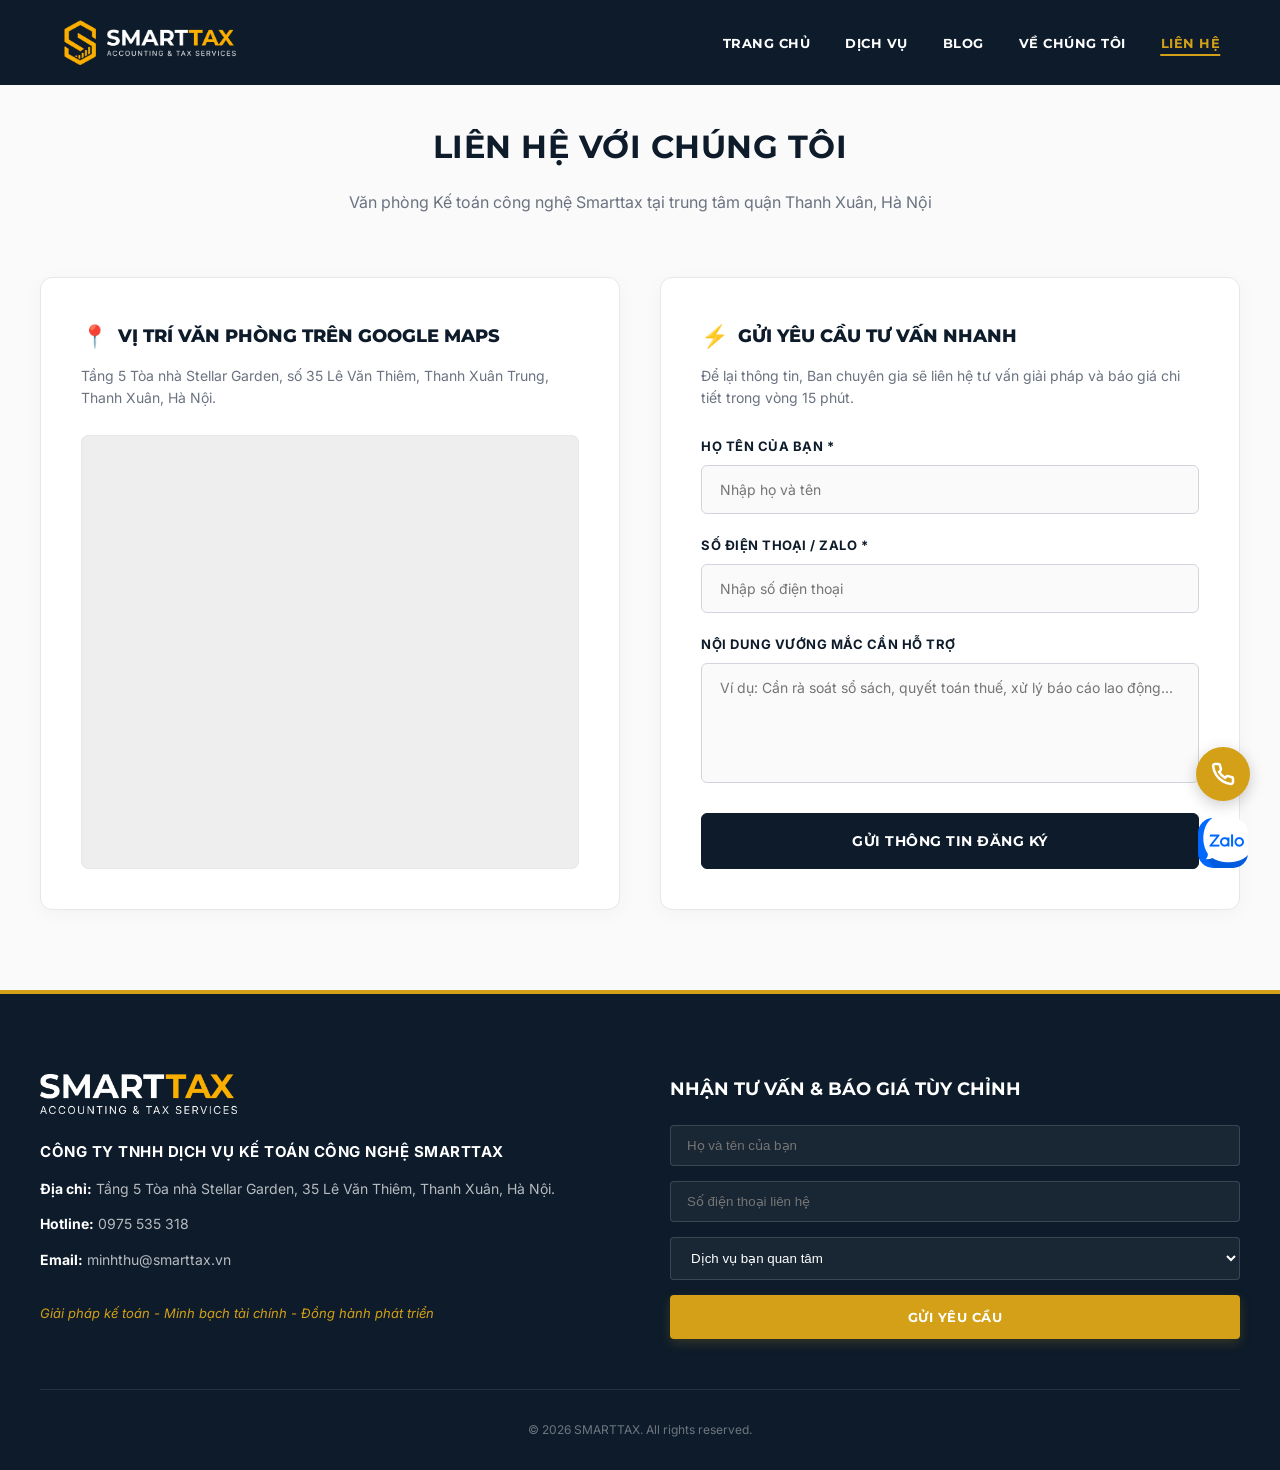
<file: lien-he.html>
<!DOCTYPE html>
<html lang="vi">
<head>
    <meta charset="UTF-8">
    <meta name="viewport" content="width=device-width, initial-scale=1.0">
    <title>Liên Hệ Tư Vấn | SMARTTAX</title>
    <style>
        /* CSS NHÚNG TRỰC TIẾP */
        @import url('https://fonts.googleapis.com/css2?family=Inter:wght@400;500;600&family=Montserrat:wght@600;700;800&display=swap');
        :root { --primary-color: #0D1B2A; --accent-color: #D4A017; --text-gray: #6B7280; --bg-light: #F3F4F6; --white: #ffffff; --border-color: #E5E7EB; }
        * { margin: 0; padding: 0; box-sizing: border-box; }
        body { font-family: 'Inter', sans-serif; color: var(--primary-color); line-height: 1.7; background-color: #FAFAFA; overflow-x: hidden; }
        h1, h2, h3, h4, h5, h6 { font-family: 'Montserrat', sans-serif; font-weight: 700; }
        
        /* HEADER */
        header { background-color: var(--primary-color); padding: 20px 0; position: fixed; width: 100%; top: 0; z-index: 1000; transition: all 0.4s cubic-bezier(0.4, 0, 0.2, 1); }
        header.sticky { padding: 12px 0; background-color: rgba(13, 27, 42, 0.95); box-shadow: 0 4px 20px rgba(0, 0, 0, 0.15); backdrop-filter: blur(10px); }
        .nav-container { max-width: 1200px; margin: 0 auto; display: flex; justify-content: space-between; align-items: center; padding: 0 20px; }
        .logo-wrapper { display: flex; align-items: center; gap: 12px; text-decoration: none; }
        .nav-links { list-style: none; display: flex; gap: 35px; }
        .nav-links li a { color: var(--white); text-decoration: none; font-weight: 700; font-family: 'Montserrat', sans-serif; text-transform: uppercase; font-size: 13px; letter-spacing: 0.5px; position: relative; padding: 5px 0; transition: color 0.3s ease; }
        .nav-links li a::after { content: ''; position: absolute; width: 0; height: 2px; background: var(--accent-color); bottom: 0; left: 50%; transform: translateX(-50%); transition: width 0.3s cubic-bezier(0.4, 0, 0.2, 1); }
        .nav-links li a:hover { color: var(--accent-color); }
        .nav-links li a:hover::after, .nav-links li.active a::after { width: 100%; }
        .nav-links li.active a { color: var(--accent-color); }

        /* BUTTON BASE (Đã thêm white-space: nowrap chống rớt chữ) */
        .btn { display: inline-block; padding: 14px 32px; background-color: var(--accent-color); color: var(--white); font-family: 'Montserrat', sans-serif; font-weight: 700; text-transform: uppercase; font-size: 13px; letter-spacing: 0.5px; text-decoration: none; border-radius: 4px; border: none; cursor: pointer; position: relative; overflow: hidden; transition: all 0.3s ease; box-shadow: 0 4px 12px rgba(212, 160, 23, 0.2); white-space: nowrap; }
        .btn:hover { background-color: #bd8e12; transform: translateY(-3px); box-shadow: 0 6px 20px rgba(212, 160, 23, 0.35); }
        
        /* SECTION BASE */
        section { padding: 120px 20px 80px; max-width: 1240px; margin: 0 auto; }
        .section-title-container { text-align: center; margin-bottom: 60px; position: relative; }
        .section-title { font-size: 32px; text-transform: uppercase; color: var(--primary-color); margin-bottom: 15px; letter-spacing: 0.5px; }
        .section-subtitle { color: var(--text-gray); font-size: 16px; margin-top: 5px; max-width: 700px; margin-left: auto; margin-right: auto; }
        
        /* CONTACT LAYOUT CARD */
        .contact-layout-grid { display: grid; grid-template-columns: 1fr 1fr; gap: 40px; }
        
        .contact-card {
            background: var(--white); border: 1px solid var(--border-color); border-radius: 12px;
            padding: 40px; box-shadow: 0 4px 20px rgba(0,0,0,0.03); transition: all 0.3s ease;
            display: flex; flex-direction: column;
        }
        .contact-card:hover { transform: translateY(-5px); box-shadow: 0 15px 35px rgba(0,0,0,0.08); border-color: var(--accent-color); }
        
        .contact-card-title { font-family: 'Montserrat', sans-serif; font-size: 18px; font-weight: 800; color: var(--primary-color); display: flex; align-items: center; gap: 10px; margin-bottom: 10px; text-transform: uppercase; }
        .contact-card-desc { color: var(--text-gray); font-size: 14px; margin-bottom: 25px; line-height: 1.6; }
        
        /* GOOGLE MAPS */
        .map-embed-holder { flex: 1; display: flex; flex-direction: column; }
        .map-embed-holder iframe { border: 0; border-radius: 8px; width: 100%; height: 100%; min-height: 400px; box-shadow: inset 0 0 0 1px var(--border-color); background: #eee;}

        /* FORM NHẬP LIỆU CHUẨN ẢNH */
        .contact-form-block { display: flex; flex-direction: column; gap: 20px; }
        .form-group-new { display: flex; flex-direction: column; gap: 8px; }
        .form-label-new { font-size: 13px; font-weight: 700; color: var(--primary-color); text-transform: uppercase; letter-spacing: 0.5px; }
        .form-input-new { width: 100%; padding: 15px 18px; border: 1px solid #D1D5DB; border-radius: 6px; font-family: 'Inter', sans-serif; font-size: 14px; color: var(--primary-color); background-color: #FAFAFA; transition: all 0.3s ease; }
        .form-input-new:focus { outline: none; border-color: var(--accent-color); background-color: var(--white); box-shadow: 0 0 0 4px rgba(212, 160, 23, 0.1); }
        textarea.form-input-new { resize: none; min-height: 120px; }
        
        .btn-dark-full { 
            background-color: var(--primary-color); color: var(--white); width: 100%; 
            text-align: center; padding: 18px; border-radius: 6px; font-size: 14px; margin-top: 10px; 
            box-shadow: none; border: 1px solid var(--primary-color); white-space: nowrap;
        }
        .btn-dark-full:hover { background-color: var(--white); color: var(--primary-color); box-shadow: 0 10px 20px rgba(13, 27, 42, 0.1); }

        /* FOOTER */
        footer { background-color: var(--primary-color); color: var(--white); padding: 80px 20px 30px; border-top: 4px solid var(--accent-color); max-width: 100%; }
        .footer-container { max-width: 1200px; margin: 0 auto; display: grid; grid-template-columns: 1fr 1fr; gap: 60px; padding-bottom: 50px; border-bottom: 1px solid rgba(255,255,255,0.1); }
        .footer-brand { display: flex; align-items: center; gap: 12px; margin-bottom: 25px; }
        .footer-company-name { font-size: 15px; font-weight: 700; margin-bottom: 20px; letter-spacing: 0.5px; color: var(--white); }
        .footer-contacts li { margin-bottom: 12px; font-size: 14px; color: rgba(255,255,255,0.7); list-style: none; }
        .footer-contacts li strong { color: var(--white); }
        .footer-tagline { margin-top: 30px; font-size: 13px; font-style: italic; color: var(--accent-color); }
        .footer-right-form h3 { color: var(--white); font-size: 18px; margin-bottom: 20px; }
        .footer-form-group { display: flex; flex-direction: column; gap: 15px; }
        .footer-form-group input, .footer-form-group select { width: 100%; padding: 12px 16px; background-color: rgba(255, 255, 255, 0.05); border: 1px solid rgba(255, 255, 255, 0.15); border-radius: 4px; color: var(--white); }
        .footer-form-group select option { background-color: var(--primary-color); color: var(--white); }
        .footer-copyright { text-align: center; padding-top: 30px; font-size: 12px; color: rgba(255,255,255,0.4); }
        
        /* WIDGETS */
        .floating-widget-container { position: fixed; bottom: 30px; right: 30px; display: flex; flex-direction: column; gap: 15px; z-index: 9999; }
        .floating-action-btn { width: 54px; height: 54px; border-radius: 50%; display: flex; align-items: center; justify-content: center; color: var(--white); text-decoration: none; box-shadow: 0 4px 15px rgba(0,0,0,0.2); position: relative; cursor: pointer; }
        .btn-float-call { background-color: var(--accent-color); }
        .floating-action-btn::before { content: ''; position: absolute; top: 0; left: 0; width: 100%; height: 100%; border-radius: 50%; box-shadow: 0 0 0 0 rgba(212, 160, 23, 0.6); animation: pulseWave 2s infinite; z-index: -1; }
        @keyframes pulseWave { 0% { transform: scale(1); opacity: 1; } 100% { transform: scale(1.6); opacity: 0; } }
        .zalo-chat-tooltip { position: absolute; right: 70px; background-color: var(--white); color: var(--primary-color); padding: 8px 16px; border-radius: 4px; font-size: 12px; font-weight: 700; white-space: nowrap; box-shadow: 0 4px 15px rgba(0,0,0,0.15); opacity: 0; pointer-events: none; transform: translateX(10px); transition: all 0.3s ease; }
        .zalo-chat-tooltip.show-bubble { opacity: 1; transform: translateX(0); }
        
        /* ANIMATIONS */
        .reveal { opacity: 0; transform: translateY(40px); transition: opacity 0.8s cubic-bezier(0.4, 0, 0.2, 1), transform 0.8s cubic-bezier(0.4, 0, 0.2, 1); }
        .reveal.visible { opacity: 1; transform: translateY(0); }

        /* RESPONSIVE */
        @media (max-width: 900px) { .contact-layout-grid { grid-template-columns: 1fr; } .map-embed-holder iframe { min-height: 300px; } }
        @media (max-width: 768px) { .footer-container { grid-template-columns: 1fr; } .nav-links { display: none; } }
    </style>
</head>
<body>

    <header id="global-header">
        <div class="nav-container">
            <a href="index.html" class="logo">
                <img src="images/logo.png" alt="Logo Smarttax" style="height: 45px; width: auto; display: block;">
            </a>
            <nav>
                <ul class="nav-links">
                    <li><a href="index.html">TRANG CHỦ</a></li>
                    <li><a href="dich-vu.html">DỊCH VỤ</a></li>
                    <li><a href="blog.html">BLOG</a></li>
                    <li><a href="ve-chung-toi.html">VỀ CHÚNG TÔI</a></li>
                    <li class="active"><a href="lien-he.html">LIÊN HỆ</a></li>
                </ul>
            </nav>
        </div>
    </header>

    <section class="reveal visible">
        <div class="section-title-container">
            <h1 class="section-title" style="border: none;">LIÊN HỆ VỚI CHÚNG TÔI</h1>
            <p class="section-subtitle">Văn phòng Kế toán công nghệ Smarttax tại trung tâm quận Thanh Xuân, Hà Nội</p>
        </div>

        <div class="contact-layout-grid">
            
            <div class="contact-card">
                <div class="contact-card-title">
                    <span style="font-size: 22px;">📍</span> VỊ TRÍ VĂN PHÒNG TRÊN GOOGLE MAPS
                </div>
                <p class="contact-card-desc">Tầng 5 Tòa nhà Stellar Garden, số 35 Lê Văn Thiêm, Thanh Xuân Trung, Thanh Xuân, Hà Nội.</p>
                <div class="map-embed-holder">
                    <iframe 
    src="https://www.google.com/maps/embed?pb=!1m18!1m12!1m3!1d3724.7936399018618!2d105.8010327753003!3d21.000907580641467!2m3!1f0!2f0!3f0!3m2!1i1024!2i768!4f13.1!3m3!1m2!1s0x3135ad10940ff6fb%3A0x2390fdb10dee9dc6!2sStellar%20Garden!5e0!3m2!1svi!2sus!4v1780682465417!5m2!1svi!2sus"
    width="100%" 
    height="400" 
    style="border:0; border-radius: 8px;" 
    allowfullscreen="" 
    loading="lazy" 
    referrerpolicy="no-referrer-when-downgrade">
</iframe>
                </div>
            </div>

            <div class="contact-card">
                <div class="contact-card-title">
                    <span style="font-size: 22px;">⚡</span> GỬI YÊU CẦU TƯ VẤN NHANH
                </div>
                <p class="contact-card-desc">Để lại thông tin, Ban chuyên gia sẽ liên hệ tư vấn giải pháp và báo giá chi tiết trong vòng 15 phút.</p>
                
                <form id="form-lien-he-main" class="contact-form-block">
                    <input type="hidden" name="dich_vu" value="Khách gửi từ trang Liên Hệ">

                    <div class="form-group-new">
                        <label class="form-label-new">HỌ TÊN CỦA BẠN *</label>
                        <input type="text" name="ho_ten" class="form-input-new" placeholder="Nhập họ và tên" required>
                    </div>
                    
                    <div class="form-group-new">
                        <label class="form-label-new">SỐ ĐIỆN THOẠI / ZALO *</label>
                        <input type="tel" name="so_dien_thoai" class="form-input-new" placeholder="Nhập số điện thoại" required>
                    </div>
                    
                    <div class="form-group-new">
                        <label class="form-label-new">NỘI DUNG VƯỚNG MẮC CẦN HỖ TRỢ</label>
                        <textarea name="noi_dung" class="form-input-new" placeholder="Ví dụ: Cần rà soát sổ sách, quyết toán thuế, xử lý báo cáo lao động..."></textarea>
                    </div>

                    <button type="submit" class="btn btn-dark-full">GỬI THÔNG TIN ĐĂNG KÝ</button>
                </form>
            </div>

        </div>
    </section>

    <footer id="global-footer">
        <div class="footer-container">
            <div class="footer-left-info">
                 <div class="footer-brand">
                    <img src="images/smarttax.png" alt="Smarttax" style="height: 40px; width: auto; display: block;">
                </div>
                <p class="footer-company-name" style="margin-bottom: 12px;">CÔNG TY TNHH DỊCH VỤ KẾ TOÁN CÔNG NGHỆ SMARTTAX</p>
                <ul class="footer-contacts">
                    <li><strong>Địa chỉ:</strong> Tầng 5 Tòa nhà Stellar Garden, 35 Lê Văn Thiêm, Thanh Xuân, Hà Nội.</li>
                    <li><strong>Hotline:</strong> 0975 535 318</li>
                    <li><strong>Email:</strong> minhthu@smarttax.vn</li>
                </ul>
                <p class="footer-tagline">Giải pháp kế toán - Minh bạch tài chính - Đồng hành phát triển</p>
            </div>
            <div class="footer-right-form">
                <h3>NHẬN TƯ VẤN & BÁO GIÁ TÙY CHỈNH</h3>
                <form id="form-nhan-tu-van" class="footer-form-group">
                    <input type="text" name="ho_ten" placeholder="Họ và tên của bạn" required>
                    <input type="tel" name="so_dien_thoai" placeholder="Số điện thoại liên hệ" required>
                    <select name="dich_vu" required>
                        <option value="" disabled selected>Dịch vụ bạn quan tâm</option>
                        <option value="Kế toán trọn gói">Kế toán trọn gói (SME & Hộ kinh doanh)</option>
                        <option value="Pháp lý doanh nghiệp">Dịch vụ Pháp lý Doanh nghiệp</option>
                        <option value="Nội bộ & Hành chính">Dịch vụ Nội bộ & Hành chính</option>
                        <option value="Phần mềm hỗ trợ">Phần mềm hỗ trợ</option>
                    </select>
                    <button type="submit" class="btn" style="width: 100%; text-align: center;">GỬI YÊU CẦU</button>
                </form>
            </div>
        </div>
        <div class="footer-copyright"><p>© 2026 SMARTTAX. All rights reserved.</p></div>
    </footer>

    <div class="floating-widget-container">
        <a href="tel:0975535318" class="floating-action-btn btn-float-call" title="Gọi Ngay"><svg width="24" height="24" viewBox="0 0 24 24" fill="none" stroke="currentColor" stroke-width="2.5"><path d="M22 16.92v3a2 2 0 0 1-2.18 2 19.79 19.79 0 0 1-8.63-3.07 19.5 19.5 0 0 1-6-6 19.79 19.79 0 0 1-3.07-8.67A2 2 0 0 1 4.11 2h3a2 2 0 0 1 2 1.72 12.84 12.84 0 0 0 .7 2.81 2 2 0 0 1-.45 2.11L8.09 9.91a16 16 0 0 0 6 6l1.27-1.27a2 2 0 0 1 2.11-.45 12.84 12.84 0 0 0 2.81.7A2 2 0 0 1 22 16.92z"/></svg></a>
        <a href="https://zalo.me/0975535318" target="_blank" class="floating-action-btn" style="background: transparent; box-shadow: none; padding: 0;" title="Chat Zalo">
            <img src="images/logo-zalo.png" alt="Chat Zalo" style="width: 50px; height: auto; display: block; border-radius: 30%;">
            <div class="zalo-chat-tooltip" id="zalo-tooltip">Smarttax hỗ trợ bạn ngay!</div>
        </a>
    </div>

    <script>
        // Hiệu ứng thanh Menu cố định khi cuộn
        window.addEventListener('scroll', function() {
            const header = document.getElementById('global-header');
            if(window.scrollY > 50) header.classList.add('sticky'); else header.classList.remove('sticky');
        });

        // Hiệu ứng mờ dần hiện lên
        const revealObserver = new IntersectionObserver((entries) => { entries.forEach(entry => { if(entry.isIntersecting) entry.target.classList.add('visible'); }); }, { threshold: 0.1 });
        document.querySelectorAll('.reveal').forEach(element => revealObserver.observe(element));

        // Bóng chat Zalo tự động bật tắt
        const zaloTooltip = document.getElementById('zalo-tooltip');
        if(zaloTooltip) { setInterval(() => { zaloTooltip.classList.add('show-bubble'); setTimeout(() => zaloTooltip.classList.remove('show-bubble'), 3000); }, 10000); }

        // ====================================================================================
        // SCRIPT XỬ LÝ GỬI GOOGLE SHEETS CHO TẤT CẢ CÁC FORM TRÊN TRANG NÀY
        // ====================================================================================
        const scriptURL = 'LINK_WEB_APP_CỦA_BẠN_ĐIỀN_VÀO_ĐÂY'; // <-- Thay link API Google Sheets vào đây
        const forms = document.querySelectorAll('form');

        forms.forEach(form => {
            form.addEventListener('submit', e => {
                e.preventDefault(); // Ngăn trang web tải lại
                
                const btnSubmit = form.querySelector('button[type="submit"]');
                const originalBtnText = btnSubmit.innerHTML;
                
                // Hiển thị trạng thái đang tải
                btnSubmit.innerHTML = 'ĐANG GỬI...';
                btnSubmit.disabled = true;

                // Gửi dữ liệu
                fetch(scriptURL, { method: 'POST', body: new FormData(form)})
                    .then(response => {
                        alert('🎉 Cảm ơn bạn! Thông tin đã được gửi đến chuyên gia Smarttax thành công.');
                        form.reset(); // Xóa trắng form
                        btnSubmit.innerHTML = originalBtnText; // Trả lại chữ ban đầu
                        btnSubmit.disabled = false;
                    })
                    .catch(error => {
                        alert('Lỗi đường truyền! Xin vui lòng gọi trực tiếp Hotline 0975 535 318.');
                        btnSubmit.innerHTML = originalBtnText;
                        btnSubmit.disabled = false;
                    });
            });
        });
    </script>
</body>
</html>
</file>
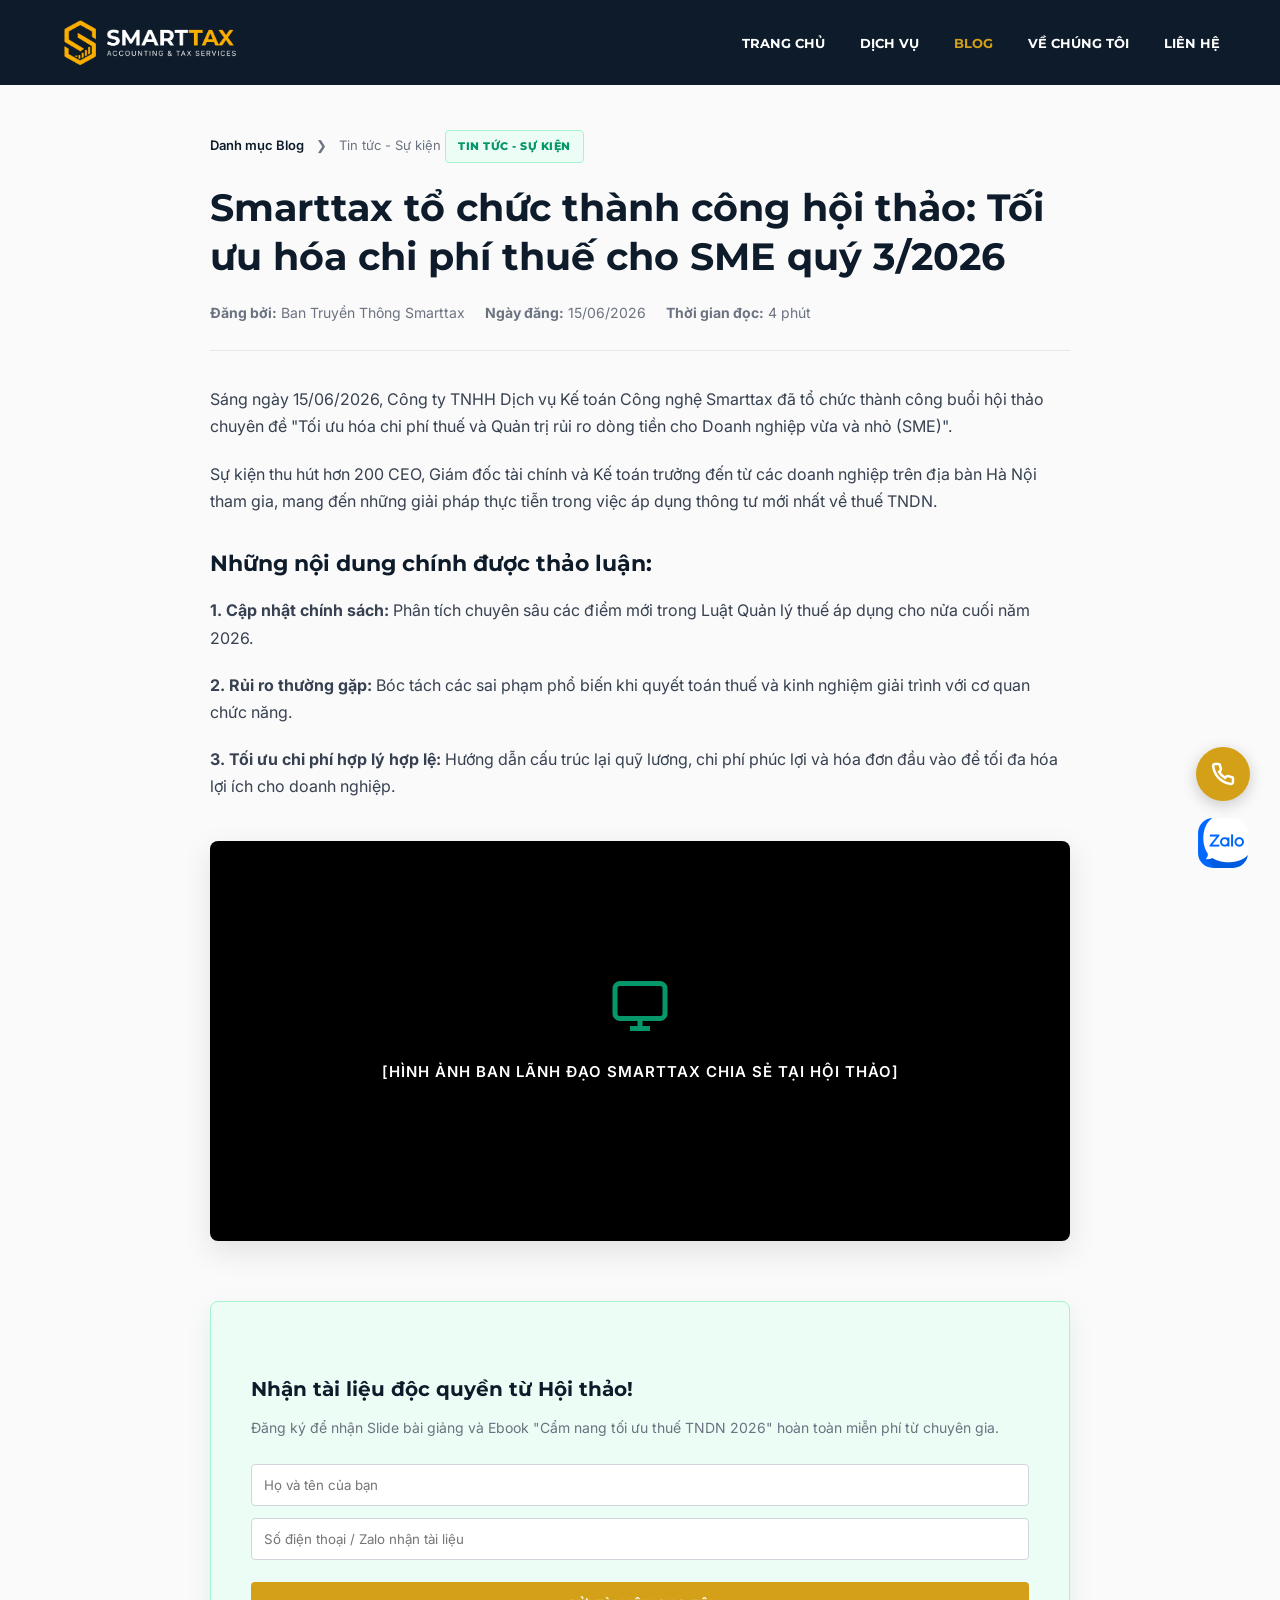
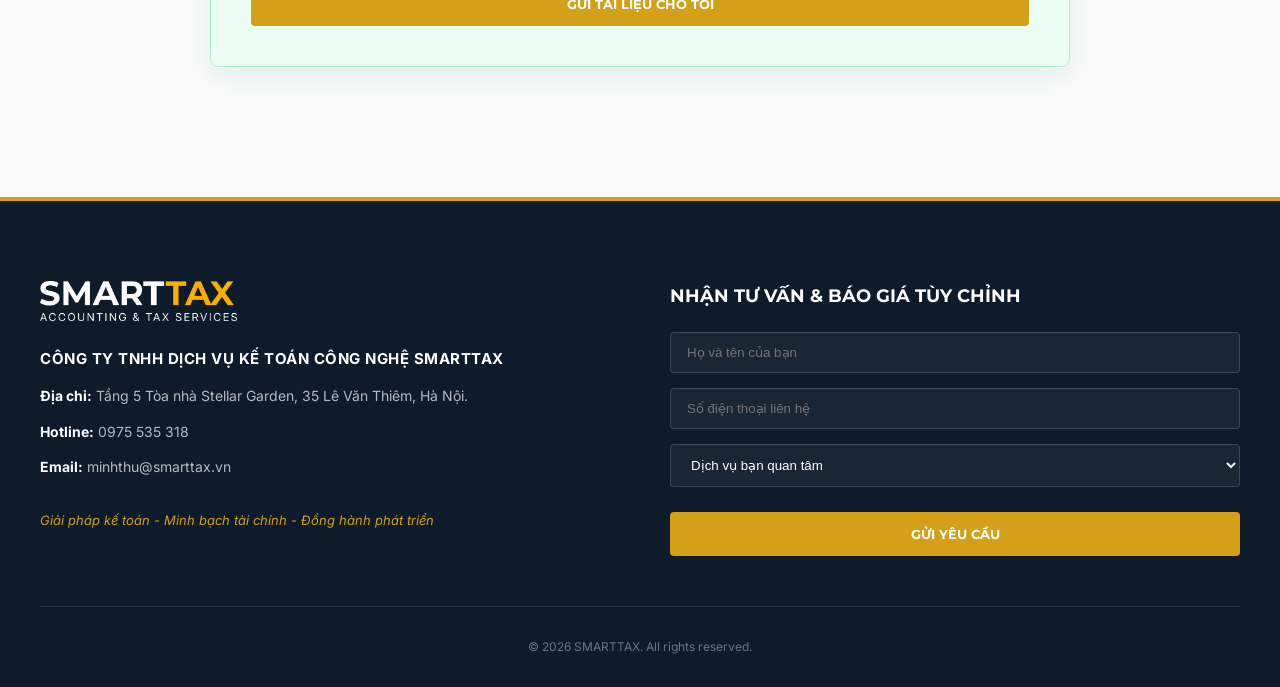
<file: blog/hoi-thao-toi-uu-chi-phi.html>
<!DOCTYPE html>
<html lang="vi">
<head>
    <meta charset="UTF-8">
    <meta name="viewport" content="width=device-width, initial-scale=1.0">
    <title>Hội thảo Tối ưu chi phí thuế | SMARTTAX</title>
    <style>
        @import url('https://fonts.googleapis.com/css2?family=Inter:wght@400;500;600&family=Montserrat:wght@600;700;800&display=swap');
        :root { --primary-color: #0D1B2A; --accent-color: #D4A017; --text-gray: #6B7280; --bg-light: #F3F4F6; --white: #ffffff; --border-color: #E5E7EB; }
        * { margin: 0; padding: 0; box-sizing: border-box; }
        body { font-family: 'Inter', sans-serif; color: var(--primary-color); line-height: 1.7; background-color: #FAFAFA; overflow-x: hidden; }
        h1, h2, h3, h4, h5, h6 { font-family: 'Montserrat', sans-serif; font-weight: 700; }
        header { background-color: var(--primary-color); padding: 20px 0; position: fixed; width: 100%; top: 0; z-index: 1000; transition: all 0.4s ease; }
        header.sticky { padding: 12px 0; background-color: rgba(13, 27, 42, 0.95); box-shadow: 0 4px 20px rgba(0, 0, 0, 0.15); backdrop-filter: blur(10px); }
        .nav-container { max-width: 1200px; margin: 0 auto; display: flex; justify-content: space-between; align-items: center; padding: 0 20px; }
        .logo-wrapper { display: flex; align-items: center; gap: 12px; text-decoration: none; }
        .nav-links { list-style: none; display: flex; gap: 35px; }
        .nav-links li a { color: var(--white); text-decoration: none; font-weight: 700; font-family: 'Montserrat', sans-serif; font-size: 13px; padding: 5px 0; transition: color 0.3s ease; }
        .nav-links li a:hover, .nav-links li.active a { color: var(--accent-color); }
        section { padding: 130px 20px 80px; max-width: 900px; margin: 0 auto; }
        .breadcrumb { font-size: 13px; color: var(--text-gray); margin-bottom: 20px; display: inline-block;}
        .breadcrumb a { color: var(--primary-color); text-decoration: none; font-weight: 600; }
        .breadcrumb span { margin: 0 8px; }
        .blog-tag { display: inline-block; padding: 6px 12px; border-radius: 4px; font-size: 11px; font-family: 'Montserrat', sans-serif; font-weight: 800; text-transform: uppercase; margin-bottom: 20px; letter-spacing: 0.5px; }
        .tag-tintuc { background: #ECFDF5; border: 1px solid #A7F3D0; color: #059669; }
        .post-header-title { font-size: 38px; line-height: 1.3; margin-bottom: 20px; color: var(--primary-color); }
        .post-meta-strip { font-size: 14px; color: var(--text-gray); border-bottom: 1px solid var(--border-color); padding-bottom: 25px; margin-bottom: 35px; display: flex; gap: 20px;}
        .post-body-content { font-size: 16px; color: #374151; }
        .post-body-content p { margin-bottom: 20px; }
        .post-body-content h3 { font-size: 22px; margin: 30px 0 15px; color: var(--primary-color); }
        .post-video-placeholder { background-color: #000; height: 400px; margin: 40px 0; border-radius: 8px; display: flex; align-items: center; justify-content: center; color: var(--white); box-shadow: 0 10px 30px rgba(0,0,0,0.1);}
        .post-lead-form-box { margin-top: 60px; background: #ECFDF5; border: 1px solid #A7F3D0; padding: 40px; border-radius: 8px; transform: translateX(50px); opacity: 0; transition: all 0.8s ease; box-shadow: 0 10px 25px rgba(5, 150, 105, 0.1); }
        .post-lead-form-box.slide-in { transform: translateX(0); opacity: 1; }
        .btn { display: inline-block; padding: 14px 32px; background-color: var(--accent-color); color: var(--white); font-family: 'Montserrat', sans-serif; font-weight: 700; border-radius: 4px; border: none; cursor: pointer; transition: all 0.3s; width: 100%; margin-top: 10px; text-transform: uppercase; white-space: nowrap;}
        .btn:hover { background-color: #bd8e12; transform: translateY(-3px); }
        .form-row input { width: 100%; padding: 12px; border: 1px solid #D1D5DB; border-radius: 4px; margin-bottom: 12px; font-family: 'Inter', sans-serif;}
        footer { background-color: var(--primary-color); color: var(--white); padding: 80px 20px 30px; border-top: 4px solid var(--accent-color); margin-top: 50px; max-width: 100%; }
        .footer-container { max-width: 1200px; margin: 0 auto; display: grid; grid-template-columns: 1fr 1fr; gap: 60px; padding-bottom: 50px; border-bottom: 1px solid rgba(255,255,255,0.1); }
        .footer-brand { display: flex; align-items: center; gap: 12px; margin-bottom: 25px; }
        .footer-company-name { font-size: 15px; font-weight: 700; margin-bottom: 20px; letter-spacing: 0.5px; color: var(--white); }
        .footer-contacts li { margin-bottom: 12px; font-size: 14px; color: rgba(255,255,255,0.7); list-style: none; }
        .footer-contacts li strong { color: var(--white); }
        .footer-tagline { margin-top: 30px; font-size: 13px; font-style: italic; color: var(--accent-color); }
        .footer-right-form h3 { color: var(--white); font-size: 18px; margin-bottom: 20px; text-transform: uppercase; }
        .footer-form-group { display: flex; flex-direction: column; gap: 15px; }
        .footer-form-group input, .footer-form-group select { width: 100%; padding: 12px 16px; background-color: rgba(255, 255, 255, 0.05); border: 1px solid rgba(255, 255, 255, 0.15); border-radius: 4px; color: var(--white); }
        .footer-form-group select option { background-color: var(--primary-color); color: var(--white); }
        .footer-copyright { text-align: center; padding-top: 30px; font-size: 12px; color: rgba(255,255,255,0.4); }
        .floating-widget-container { position: fixed; bottom: 30px; right: 30px; display: flex; flex-direction: column; gap: 15px; z-index: 9999; }
        .floating-action-btn { width: 54px; height: 54px; border-radius: 50%; display: flex; align-items: center; justify-content: center; color: var(--white); text-decoration: none; box-shadow: 0 4px 15px rgba(0,0,0,0.2); position: relative; cursor: pointer; }
        .btn-float-call { background-color: var(--accent-color); }
        .floating-action-btn::before { content: ''; position: absolute; top: 0; left: 0; width: 100%; height: 100%; border-radius: 50%; box-shadow: 0 0 0 0 rgba(212, 160, 23, 0.6); animation: pulseWave 2s infinite; z-index: -1; }
        @keyframes pulseWave { 0% { transform: scale(1); opacity: 1; } 100% { transform: scale(1.6); opacity: 0; } }
        .zalo-chat-tooltip { position: absolute; right: 70px; background-color: var(--white); color: var(--primary-color); padding: 8px 16px; border-radius: 4px; font-size: 12px; font-weight: 700; white-space: nowrap; box-shadow: 0 4px 15px rgba(0,0,0,0.15); opacity: 0; pointer-events: none; transform: translateX(10px); transition: all 0.3s ease; }
        .zalo-chat-tooltip.show-bubble { opacity: 1; transform: translateX(0); }
        @media (max-width: 768px) { .footer-container { grid-template-columns: 1fr; } .nav-links { display: none; } .post-header-title { font-size: 26px;} }
    </style>
</head>
<body>

    <header id="global-header">
        <div class="nav-container">
            <a href="../index.html" class="logo"><img src="../images/logo.png" alt="Logo Smarttax" style="height: 45px; display: block;"></a>
            <nav>
                <ul class="nav-links">
                    <li><a href="../index.html">TRANG CHỦ</a></li>
                    <li><a href="../dich-vu.html">DỊCH VỤ</a></li>
                    <li class="active"><a href="../blog.html">BLOG</a></li>
                    <li><a href="../ve-chung-toi.html">VỀ CHÚNG TÔI</a></li>
                    <li><a href="../lien-he.html">LIÊN HỆ</a></li>
                </ul>
            </nav>
        </div>
    </header>

    <section>
        <div class="breadcrumb">
            <a href="../blog.html">Danh mục Blog</a> <span>❯</span> Tin tức - Sự kiện
        </div>
        
        <span class="blog-tag tag-tintuc">TIN TỨC - SỰ KIỆN</span>
        <h1 class="post-header-title">Smarttax tổ chức thành công hội thảo: Tối ưu hóa chi phí thuế cho SME quý 3/2026</h1>
        
        <div class="post-meta-strip">
            <span><strong>Đăng bởi:</strong> Ban Truyền Thông Smarttax</span>
            <span><strong>Ngày đăng:</strong> 15/06/2026</span>
            <span><strong>Thời gian đọc:</strong> 4 phút</span>
        </div>
        
        <div class="post-body-content">
            <p>Sáng ngày 15/06/2026, Công ty TNHH Dịch vụ Kế toán Công nghệ Smarttax đã tổ chức thành công buổi hội thảo chuyên đề "Tối ưu hóa chi phí thuế và Quản trị rủi ro dòng tiền cho Doanh nghiệp vừa và nhỏ (SME)".</p>
            
            <p>Sự kiện thu hút hơn 200 CEO, Giám đốc tài chính và Kế toán trưởng đến từ các doanh nghiệp trên địa bàn Hà Nội tham gia, mang đến những giải pháp thực tiễn trong việc áp dụng thông tư mới nhất về thuế TNDN.</p>
            
            <h3>Những nội dung chính được thảo luận:</h3>
            <p><strong>1. Cập nhật chính sách:</strong> Phân tích chuyên sâu các điểm mới trong Luật Quản lý thuế áp dụng cho nửa cuối năm 2026.</p>
            <p><strong>2. Rủi ro thường gặp:</strong> Bóc tách các sai phạm phổ biến khi quyết toán thuế và kinh nghiệm giải trình với cơ quan chức năng.</p>
            <p><strong>3. Tối ưu chi phí hợp lý hợp lệ:</strong> Hướng dẫn cấu trúc lại quỹ lương, chi phí phúc lợi và hóa đơn đầu vào để tối đa hóa lợi ích cho doanh nghiệp.</p>

            <div class="post-video-placeholder">
                <div style="text-align: center;">
                    <svg width="60" height="60" viewBox="0 0 24 24" fill="none" stroke="#059669" stroke-width="2"><rect x="2" y="3" width="20" height="14" rx="2" ry="2"/><line x1="8" y1="21" x2="16" y2="21"/><line x1="12" y1="17" x2="12" y2="21"/></svg>
                    <p style="font-weight: 600; font-size: 15px; margin-top: 15px; letter-spacing: 1px;">[HÌNH ẢNH BAN LÃNH ĐẠO SMARTTAX CHIA SẺ TẠI HỘI THẢO]</p>
                </div>
            </div>
            
            <div class="post-lead-form-box" id="blog-lead-form">
                <h3 style="font-size: 20px; margin-bottom: 10px; color: var(--primary-color);">Nhận tài liệu độc quyền từ Hội thảo!</h3>
                <p style="font-size: 14px; color: var(--text-gray); margin-bottom: 25px;">Đăng ký để nhận Slide bài giảng và Ebook "Cẩm nang tối ưu thuế TNDN 2026" hoàn toàn miễn phí từ chuyên gia.</p>
                
                <!-- BỔ SUNG NAME VÀ HIDDEN INPUT -->
                <!-- Đổi text ô nhập thứ 2 thành SDT/Zalo để khớp với cột SĐT trên Google Sheets -->
                <form class="form-row">
                    <input type="hidden" name="dich_vu" value="Khách tải Tài liệu từ bài Blog: Hội thảo SME">
                    <input type="text" name="ho_ten" placeholder="Họ và tên của bạn" required>
                    <input type="text" name="so_dien_thoai" placeholder="Số điện thoại / Zalo nhận tài liệu" required>
                    <button type="submit" class="btn">Gửi Tài Liệu Cho Tôi</button>
                </form>
            </div>
        </div>
    </section>

    <!-- FOOTER ĐỒNG BỘ -->
    <footer id="global-footer">
        <div class="footer-container">
            <div class="footer-left-info">
                <div class="footer-brand"><img src="../images/smarttax.png" alt="Smarttax" style="height: 40px;"></div>
                <p class="footer-company-name" style="margin-bottom: 12px;">CÔNG TY TNHH DỊCH VỤ KẾ TOÁN CÔNG NGHỆ SMARTTAX</p>
                <ul class="footer-contacts">
                    <li><strong>Địa chỉ:</strong> Tầng 5 Tòa nhà Stellar Garden, 35 Lê Văn Thiêm, Hà Nội.</li>
                    <li><strong>Hotline:</strong> 0975 535 318</li>
                    <li><strong>Email:</strong> minhthu@smarttax.vn</li>
                </ul>
                <p class="footer-tagline">Giải pháp kế toán - Minh bạch tài chính - Đồng hành phát triển</p>
            </div>
            <div class="footer-right-form">
                <h3>NHẬN TƯ VẤN & BÁO GIÁ TÙY CHỈNH</h3>
                <form id="form-nhan-tu-van" class="footer-form-group">
                    <input type="text" name="ho_ten" placeholder="Họ và tên của bạn" required>
                    <input type="tel" name="so_dien_thoai" placeholder="Số điện thoại liên hệ" required>
                    <select name="dich_vu" required>
                        <option value="" disabled selected>Dịch vụ bạn quan tâm</option>
                        <option value="Kế toán trọn gói">Kế toán trọn gói (SME & Hộ kinh doanh)</option>
                        <option value="Pháp lý doanh nghiệp">Dịch vụ Pháp lý Doanh nghiệp</option>
                        <option value="Nội bộ & Hành chính">Dịch vụ Nội bộ & Hành chính</option>
                        <option value="Phần mềm hỗ trợ">Phần mềm hỗ trợ</option>
                    </select>
                    <button type="submit" class="btn" style="width: 100%; text-align: center;">GỬI YÊU CẦU</button>
                </form>
            </div>
        </div>
        <div class="footer-copyright"><p>© 2026 SMARTTAX. All rights reserved.</p></div>
    </footer>
    
    <div class="floating-widget-container">
        <a href="tel:0975535318" class="floating-action-btn btn-float-call" title="Gọi Ngay"><svg width="24" height="24" viewBox="0 0 24 24" fill="none" stroke="currentColor" stroke-width="2.5"><path d="M22 16.92v3a2 2 0 0 1-2.18 2 19.79 19.79 0 0 1-8.63-3.07 19.5 19.5 0 0 1-6-6 19.79 19.79 0 0 1-3.07-8.67A2 2 0 0 1 4.11 2h3a2 2 0 0 1 2 1.72 12.84 12.84 0 0 0 .7 2.81 2 2 0 0 1-.45 2.11L8.09 9.91a16 16 0 0 0 6 6l1.27-1.27a2 2 0 0 1 2.11-.45 12.84 12.84 0 0 0 2.81.7A2 2 0 0 1 22 16.92z"/></svg></a>
        <a href="https://zalo.me/0975535318" target="_blank" class="floating-action-btn" style="background: transparent; box-shadow: none; padding: 0;" title="Chat Zalo">
            <img src="../images/logo-zalo.png" alt="Chat Zalo" style="width: 50px; height: auto; display: block; border-radius: 30%;">
            <div class="zalo-chat-tooltip" id="zalo-tooltip">Smarttax hỗ trợ bạn ngay!</div>
        </a>
    </div>

    <!-- SCRIPT GỬI DATA CHO MỌI FORM -->
    <script>
        window.addEventListener('scroll', function() {
            if(window.scrollY > 50) document.getElementById('global-header').classList.add('sticky'); 
            else document.getElementById('global-header').classList.remove('sticky');
            if(document.getElementById('blog-lead-form') && window.scrollY > 300) document.getElementById('blog-lead-form').classList.add('slide-in');
        });

        const zaloTooltip = document.getElementById('zalo-tooltip');
        if(zaloTooltip) { setInterval(() => { zaloTooltip.classList.add('show-bubble'); setTimeout(() => zaloTooltip.classList.remove('show-bubble'), 3000); }, 10000); }

        const scriptURL = 'LINK_WEB_APP_CỦA_BẠN_ĐIỀN_VÀO_ĐÂY';
        const forms = document.querySelectorAll('form');

        forms.forEach(form => {
            form.addEventListener('submit', e => {
                e.preventDefault(); 
                const btnSubmit = form.querySelector('button[type="submit"]');
                const originalBtnText = btnSubmit.innerHTML;
                
                btnSubmit.innerHTML = 'ĐANG GỬI...';
                btnSubmit.disabled = true;

                fetch(scriptURL, { method: 'POST', body: new FormData(form)})
                    .then(response => {
                        alert('🎉 Cảm ơn bạn! Thông tin đã được gửi đến chuyên gia Smarttax thành công.');
                        form.reset();
                        btnSubmit.innerHTML = originalBtnText;
                        btnSubmit.disabled = false;
                    })
                    .catch(error => {
                        alert('Lỗi đường truyền! Xin vui lòng gọi trực tiếp Hotline 0975 535 318.');
                        btnSubmit.innerHTML = originalBtnText;
                        btnSubmit.disabled = false;
                    });
            });
        });
    </script>
</body>
</html>
</file>
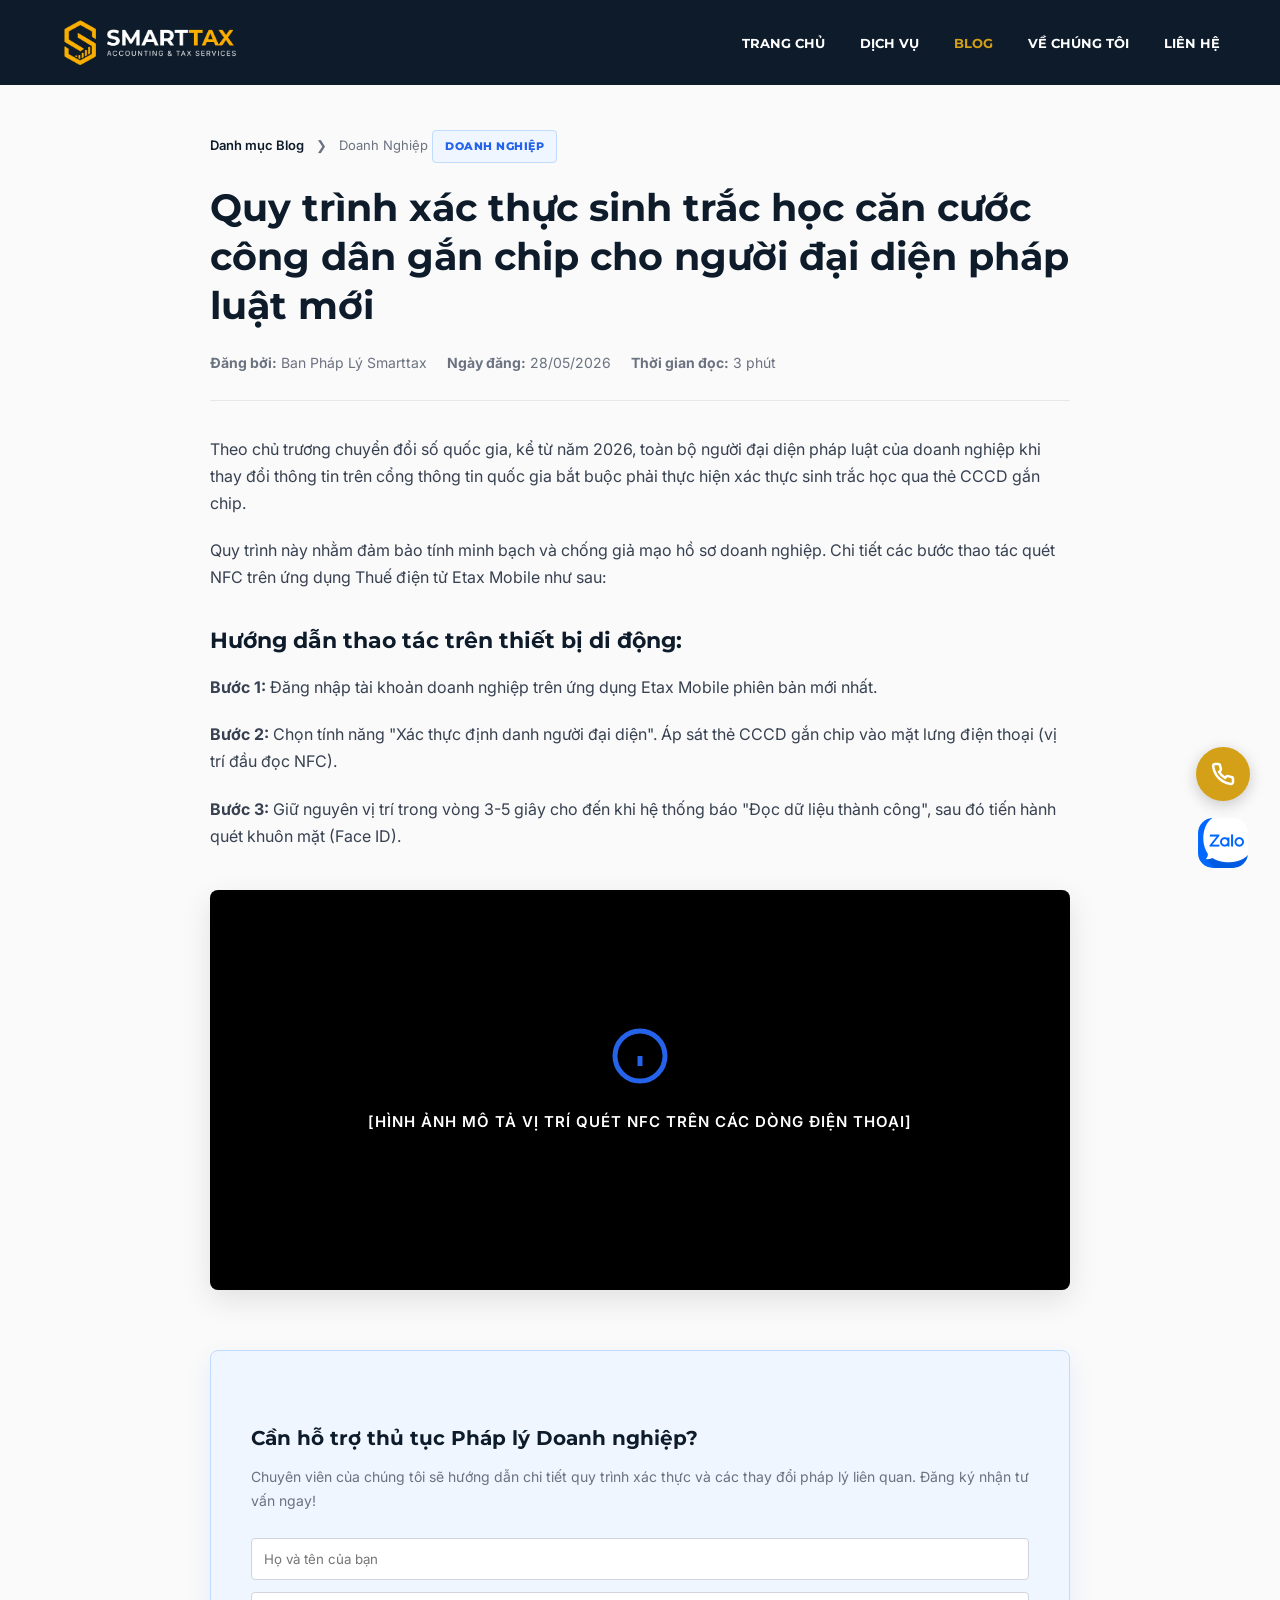
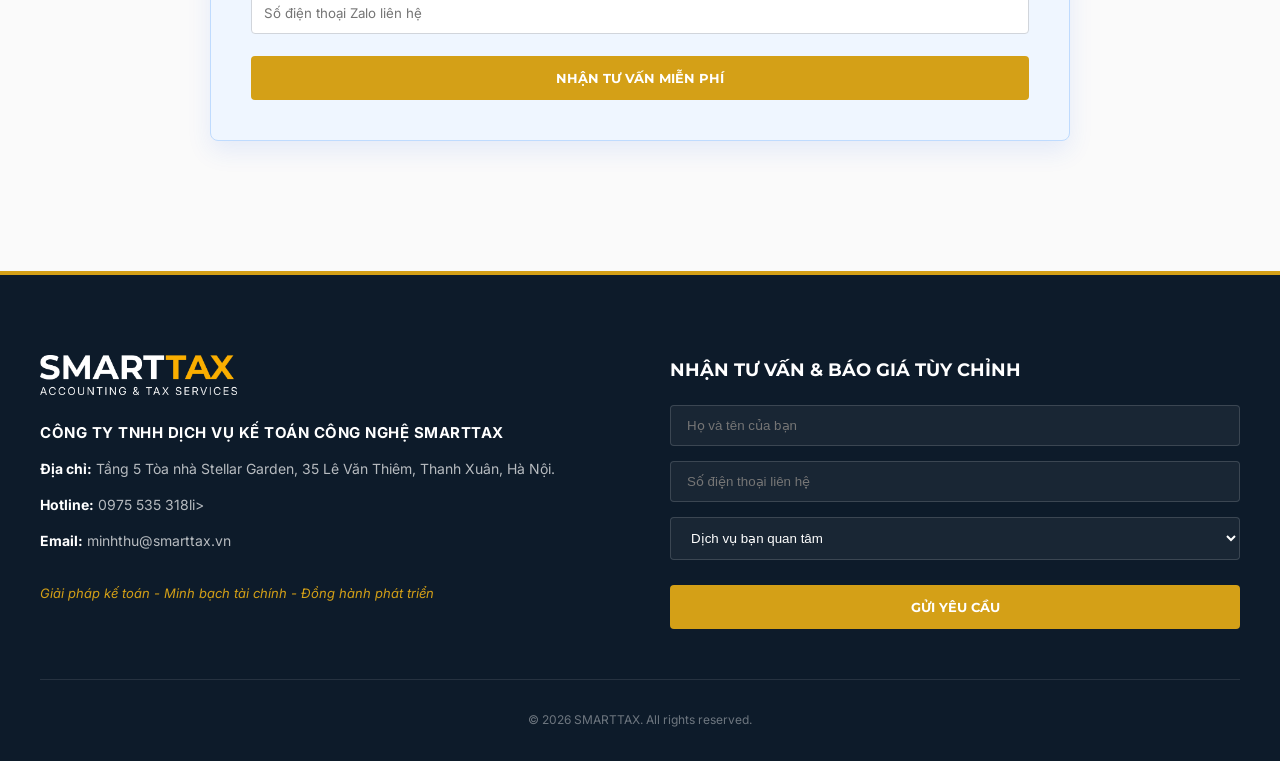
<file: blog/quy-trinh-xac-thuc.html>
<!DOCTYPE html>
<html lang="vi">
<head>
    <meta charset="UTF-8">
    <meta name="viewport" content="width=device-width, initial-scale=1.0">
    <title>Quy trình xác thực sinh trắc học CCCD | SMARTTAX</title>
    <style>
        @import url('https://fonts.googleapis.com/css2?family=Inter:wght@400;500;600&family=Montserrat:wght@600;700;800&display=swap');
        :root { --primary-color: #0D1B2A; --accent-color: #D4A017; --text-gray: #6B7280; --bg-light: #F3F4F6; --white: #ffffff; --border-color: #E5E7EB; }
        * { margin: 0; padding: 0; box-sizing: border-box; }
        body { font-family: 'Inter', sans-serif; color: var(--primary-color); line-height: 1.7; background-color: #FAFAFA; overflow-x: hidden; }
        h1, h2, h3, h4, h5, h6 { font-family: 'Montserrat', sans-serif; font-weight: 700; }
        header { background-color: var(--primary-color); padding: 20px 0; position: fixed; width: 100%; top: 0; z-index: 1000; transition: all 0.4s ease; }
        header.sticky { padding: 12px 0; background-color: rgba(13, 27, 42, 0.95); box-shadow: 0 4px 20px rgba(0, 0, 0, 0.15); backdrop-filter: blur(10px); }
        .nav-container { max-width: 1200px; margin: 0 auto; display: flex; justify-content: space-between; align-items: center; padding: 0 20px; }
        .logo-wrapper { display: flex; align-items: center; gap: 12px; text-decoration: none; }
        .nav-links { list-style: none; display: flex; gap: 35px; }
        .nav-links li a { color: var(--white); text-decoration: none; font-weight: 700; font-family: 'Montserrat', sans-serif; font-size: 13px; padding: 5px 0; transition: color 0.3s ease; }
        .nav-links li a:hover, .nav-links li.active a { color: var(--accent-color); }
        section { padding: 130px 20px 80px; max-width: 900px; margin: 0 auto; }
        .breadcrumb { font-size: 13px; color: var(--text-gray); margin-bottom: 20px; display: inline-block;}
        .breadcrumb a { color: var(--primary-color); text-decoration: none; font-weight: 600; }
        .breadcrumb span { margin: 0 8px; }
        .blog-tag { display: inline-block; padding: 6px 12px; border-radius: 4px; font-size: 11px; font-family: 'Montserrat', sans-serif; font-weight: 800; text-transform: uppercase; margin-bottom: 20px; letter-spacing: 0.5px; }
        .tag-doanhnghiep { background: #EFF6FF; border: 1px solid #BFDBFE; color: #2563EB; }
        .post-header-title { font-size: 38px; line-height: 1.3; margin-bottom: 20px; color: var(--primary-color); }
        .post-meta-strip { font-size: 14px; color: var(--text-gray); border-bottom: 1px solid var(--border-color); padding-bottom: 25px; margin-bottom: 35px; display: flex; gap: 20px;}
        .post-body-content { font-size: 16px; color: #374151; }
        .post-body-content p { margin-bottom: 20px; }
        .post-body-content h3 { font-size: 22px; margin: 30px 0 15px; color: var(--primary-color); }
        .post-video-placeholder { background-color: #000; height: 400px; margin: 40px 0; border-radius: 8px; display: flex; align-items: center; justify-content: center; color: var(--white); box-shadow: 0 10px 30px rgba(0,0,0,0.1);}
        .post-lead-form-box { margin-top: 60px; background: #EFF6FF; border: 1px solid #BFDBFE; padding: 40px; border-radius: 8px; transform: translateX(50px); opacity: 0; transition: all 0.8s ease; box-shadow: 0 10px 25px rgba(37, 99, 235, 0.1); }
        .post-lead-form-box.slide-in { transform: translateX(0); opacity: 1; }
        .btn { display: inline-block; padding: 14px 32px; background-color: var(--accent-color); color: var(--white); font-family: 'Montserrat', sans-serif; font-weight: 700; border-radius: 4px; border: none; cursor: pointer; transition: all 0.3s; width: 100%; margin-top: 10px; text-transform: uppercase; white-space: nowrap;}
        .btn:hover { background-color: #bd8e12; transform: translateY(-3px); }
        .form-row input { width: 100%; padding: 12px; border: 1px solid #D1D5DB; border-radius: 4px; margin-bottom: 12px; font-family: 'Inter', sans-serif;}
        footer { background-color: var(--primary-color); color: var(--white); padding: 80px 20px 30px; border-top: 4px solid var(--accent-color); margin-top: 50px; max-width: 100%; }
        .footer-container { max-width: 1200px; margin: 0 auto; display: grid; grid-template-columns: 1fr 1fr; gap: 60px; padding-bottom: 50px; border-bottom: 1px solid rgba(255,255,255,0.1); }
        .footer-brand { display: flex; align-items: center; gap: 12px; margin-bottom: 25px; }
        .footer-company-name { font-size: 15px; font-weight: 700; margin-bottom: 20px; letter-spacing: 0.5px; color: var(--white); }
        .footer-contacts li { margin-bottom: 12px; font-size: 14px; color: rgba(255,255,255,0.7); list-style: none; }
        .footer-contacts li strong { color: var(--white); }
        .footer-tagline { margin-top: 30px; font-size: 13px; font-style: italic; color: var(--accent-color); }
        .footer-right-form h3 { color: var(--white); font-size: 18px; margin-bottom: 20px; text-transform: uppercase; }
        .footer-form-group { display: flex; flex-direction: column; gap: 15px; }
        .footer-form-group input, .footer-form-group select { width: 100%; padding: 12px 16px; background-color: rgba(255, 255, 255, 0.05); border: 1px solid rgba(255, 255, 255, 0.15); border-radius: 4px; color: var(--white); }
        .footer-form-group select option { background-color: var(--primary-color); color: var(--white); }
        .footer-copyright { text-align: center; padding-top: 30px; font-size: 12px; color: rgba(255,255,255,0.4); }
        .floating-widget-container { position: fixed; bottom: 30px; right: 30px; display: flex; flex-direction: column; gap: 15px; z-index: 9999; }
        .floating-action-btn { width: 54px; height: 54px; border-radius: 50%; display: flex; align-items: center; justify-content: center; color: var(--white); text-decoration: none; box-shadow: 0 4px 15px rgba(0,0,0,0.2); position: relative; cursor: pointer; }
        .btn-float-call { background-color: var(--accent-color); }
        .floating-action-btn::before { content: ''; position: absolute; top: 0; left: 0; width: 100%; height: 100%; border-radius: 50%; box-shadow: 0 0 0 0 rgba(212, 160, 23, 0.6); animation: pulseWave 2s infinite; z-index: -1; }
        @keyframes pulseWave { 0% { transform: scale(1); opacity: 1; } 100% { transform: scale(1.6); opacity: 0; } }
        .zalo-chat-tooltip { position: absolute; right: 70px; background-color: var(--white); color: var(--primary-color); padding: 8px 16px; border-radius: 4px; font-size: 12px; font-weight: 700; white-space: nowrap; box-shadow: 0 4px 15px rgba(0,0,0,0.15); opacity: 0; pointer-events: none; transform: translateX(10px); transition: all 0.3s ease; }
        .zalo-chat-tooltip.show-bubble { opacity: 1; transform: translateX(0); }
        @media (max-width: 768px) { .footer-container { grid-template-columns: 1fr; } .nav-links { display: none; } .post-header-title { font-size: 26px;} }
    </style>
</head>
<body>

    <header id="global-header">
        <div class="nav-container">
            <a href="../index.html" class="logo"><img src="../images/logo.png" alt="Logo Smarttax" style="height: 45px; display: block;"></a>
            <nav>
                <ul class="nav-links">
                    <li><a href="../index.html">TRANG CHỦ</a></li>
                    <li><a href="../dich-vu.html">DỊCH VỤ</a></li>
                    <li class="active"><a href="../blog.html">BLOG</a></li>
                    <li><a href="../ve-chung-toi.html">VỀ CHÚNG TÔI</a></li>
                    <li><a href="../lien-he.html">LIÊN HỆ</a></li>
                </ul>
            </nav>
        </div>
    </header>

    <section>
        <div class="breadcrumb">
            <a href="../blog.html">Danh mục Blog</a> <span>❯</span> Doanh Nghiệp
        </div>
        
        <span class="blog-tag tag-doanhnghiep">DOANH NGHIỆP</span>
        <h1 class="post-header-title">Quy trình xác thực sinh trắc học căn cước công dân gắn chip cho người đại diện pháp luật mới</h1>
        
        <div class="post-meta-strip">
            <span><strong>Đăng bởi:</strong> Ban Pháp Lý Smarttax</span>
            <span><strong>Ngày đăng:</strong> 28/05/2026</span>
            <span><strong>Thời gian đọc:</strong> 3 phút</span>
        </div>
        
        <div class="post-body-content">
            <p>Theo chủ trương chuyển đổi số quốc gia, kể từ năm 2026, toàn bộ người đại diện pháp luật của doanh nghiệp khi thay đổi thông tin trên cổng thông tin quốc gia bắt buộc phải thực hiện xác thực sinh trắc học qua thẻ CCCD gắn chip.</p>
            
            <p>Quy trình này nhằm đảm bảo tính minh bạch và chống giả mạo hồ sơ doanh nghiệp. Chi tiết các bước thao tác quét NFC trên ứng dụng Thuế điện tử Etax Mobile như sau:</p>
            
            <h3>Hướng dẫn thao tác trên thiết bị di động:</h3>
            <p><strong>Bước 1:</strong> Đăng nhập tài khoản doanh nghiệp trên ứng dụng Etax Mobile phiên bản mới nhất.</p>
            <p><strong>Bước 2:</strong> Chọn tính năng "Xác thực định danh người đại diện". Áp sát thẻ CCCD gắn chip vào mặt lưng điện thoại (vị trí đầu đọc NFC).</p>
            <p><strong>Bước 3:</strong> Giữ nguyên vị trí trong vòng 3-5 giây cho đến khi hệ thống báo "Đọc dữ liệu thành công", sau đó tiến hành quét khuôn mặt (Face ID).</p>

            <div class="post-video-placeholder">
                <div style="text-align: center;">
                    <svg width="60" height="60" viewBox="0 0 24 24" fill="none" stroke="#2563EB" stroke-width="2"><circle cx="12" cy="12" r="10"/><path d="M12 16v-4"/><path d="M12 8h.01"/></svg>
                    <p style="font-weight: 600; font-size: 15px; margin-top: 15px; letter-spacing: 1px;">[HÌNH ẢNH MÔ TẢ VỊ TRÍ QUÉT NFC TRÊN CÁC DÒNG ĐIỆN THOẠI]</p>
                </div>
            </div>
            
            <div class="post-lead-form-box" id="blog-lead-form">
                <h3 style="font-size: 20px; margin-bottom: 10px; color: var(--primary-color);">Cần hỗ trợ thủ tục Pháp lý Doanh nghiệp?</h3>
                <p style="font-size: 14px; color: var(--text-gray); margin-bottom: 25px;">Chuyên viên của chúng tôi sẽ hướng dẫn chi tiết quy trình xác thực và các thay đổi pháp lý liên quan. Đăng ký nhận tư vấn ngay!</p>
                
                <!-- BỔ SUNG NAME VÀ HIDDEN INPUT -->
                <form class="form-row">
                    <input type="hidden" name="dich_vu" value="Khách đọc Blog: Quy trình xác thực">
                    <input type="text" name="ho_ten" placeholder="Họ và tên của bạn" required>
                    <input type="tel" name="so_dien_thoai" placeholder="Số điện thoại Zalo liên hệ" required>
                    <button type="submit" class="btn">Nhận Tư Vấn Miễn Phí</button>
                </form>
            </div>
        </div>
    </section>

    <!-- FOOTER ĐỒNG BỘ -->
    <footer id="global-footer">
        <div class="footer-container">
            <div class="footer-left-info">
                <div class="footer-brand"><img src="../images/smarttax.png" alt="Smarttax" style="height: 40px;"></div>
                <p class="footer-company-name" style="margin-bottom: 12px;">CÔNG TY TNHH DỊCH VỤ KẾ TOÁN CÔNG NGHỆ SMARTTAX</p>
                <ul class="footer-contacts">
                    <li><strong>Địa chỉ:</strong> Tầng 5 Tòa nhà Stellar Garden, 35 Lê Văn Thiêm, Thanh Xuân, Hà Nội.</li>
                    <li><strong>Hotline:</strong> 0975 535 318li>
                    <li><strong>Email:</strong> minhthu@smarttax.vn</li>
                </ul>
                <p class="footer-tagline">Giải pháp kế toán - Minh bạch tài chính - Đồng hành phát triển</p>
            </div>
            <div class="footer-right-form">
                <h3>NHẬN TƯ VẤN & BÁO GIÁ TÙY CHỈNH</h3>
                <!-- BỔ SUNG NAME -->
                <form id="form-nhan-tu-van" class="footer-form-group">
                    <input type="text" name="ho_ten" placeholder="Họ và tên của bạn" required>
                    <input type="tel" name="so_dien_thoai" placeholder="Số điện thoại liên hệ" required>
                    <select name="dich_vu" required>
                        <option value="" disabled selected>Dịch vụ bạn quan tâm</option>
                        <option value="Kế toán trọn gói">Kế toán trọn gói (SME & Hộ kinh doanh)</option>
                        <option value="Pháp lý doanh nghiệp">Dịch vụ Pháp lý Doanh nghiệp</option>
                        <option value="Nội bộ & Hành chính">Dịch vụ Nội bộ & Hành chính</option>
                        <option value="Phần mềm hỗ trợ">Phần mềm hỗ trợ</option>
                    </select>
                    <button type="submit" class="btn" style="width: 100%; text-align: center;">GỬI YÊU CẦU</button>
                </form>
            </div>
        </div>
        <div class="footer-copyright"><p>© 2026 SMARTTAX. All rights reserved.</p></div>
    </footer>
    
    <div class="floating-widget-container">
        <a href="tel:0975535318" class="floating-action-btn btn-float-call" title="Gọi Ngay"><svg width="24" height="24" viewBox="0 0 24 24" fill="none" stroke="currentColor" stroke-width="2.5"><path d="M22 16.92v3a2 2 0 0 1-2.18 2 19.79 19.79 0 0 1-8.63-3.07 19.5 19.5 0 0 1-6-6 19.79 19.79 0 0 1-3.07-8.67A2 2 0 0 1 4.11 2h3a2 2 0 0 1 2 1.72 12.84 12.84 0 0 0 .7 2.81 2 2 0 0 1-.45 2.11L8.09 9.91a16 16 0 0 0 6 6l1.27-1.27a2 2 0 0 1 2.11-.45 12.84 12.84 0 0 0 2.81.7A2 2 0 0 1 22 16.92z"/></svg></a>
        <a href="https://zalo.me/0975535318" target="_blank" class="floating-action-btn" style="background: transparent; box-shadow: none; padding: 0;" title="Chat Zalo">
            <img src="../images/logo-zalo.png" alt="Chat Zalo" style="width: 50px; height: auto; display: block; border-radius: 30%;">
            <div class="zalo-chat-tooltip" id="zalo-tooltip">Smarttax hỗ trợ bạn ngay!</div>
        </a>
    </div>

    <!-- SCRIPT GỬI DATA CHO MỌI FORM -->
    <script>
        window.addEventListener('scroll', function() {
            if(window.scrollY > 50) document.getElementById('global-header').classList.add('sticky'); 
            else document.getElementById('global-header').classList.remove('sticky');
            if(document.getElementById('blog-lead-form') && window.scrollY > 300) document.getElementById('blog-lead-form').classList.add('slide-in');
        });

        const zaloTooltip = document.getElementById('zalo-tooltip');
        if(zaloTooltip) { setInterval(() => { zaloTooltip.classList.add('show-bubble'); setTimeout(() => zaloTooltip.classList.remove('show-bubble'), 3000); }, 10000); }

        const scriptURL = 'LINK_WEB_APP_CỦA_BẠN_ĐIỀN_VÀO_ĐÂY';
        const forms = document.querySelectorAll('form');

        forms.forEach(form => {
            form.addEventListener('submit', e => {
                e.preventDefault(); 
                const btnSubmit = form.querySelector('button[type="submit"]');
                const originalBtnText = btnSubmit.innerHTML;
                
                btnSubmit.innerHTML = 'ĐANG GỬI...';
                btnSubmit.disabled = true;

                fetch(scriptURL, { method: 'POST', body: new FormData(form)})
                    .then(response => {
                        alert('🎉 Cảm ơn bạn! Thông tin đã được gửi đến chuyên gia Smarttax thành công.');
                        form.reset();
                        btnSubmit.innerHTML = originalBtnText;
                        btnSubmit.disabled = false;
                    })
                    .catch(error => {
                        alert('Lỗi đường truyền! Xin vui lòng gọi trực tiếp Hotline 0975 535 318.');
                        btnSubmit.innerHTML = originalBtnText;
                        btnSubmit.disabled = false;
                    });
            });
        });
    </script>
</body>
</html>
</file>
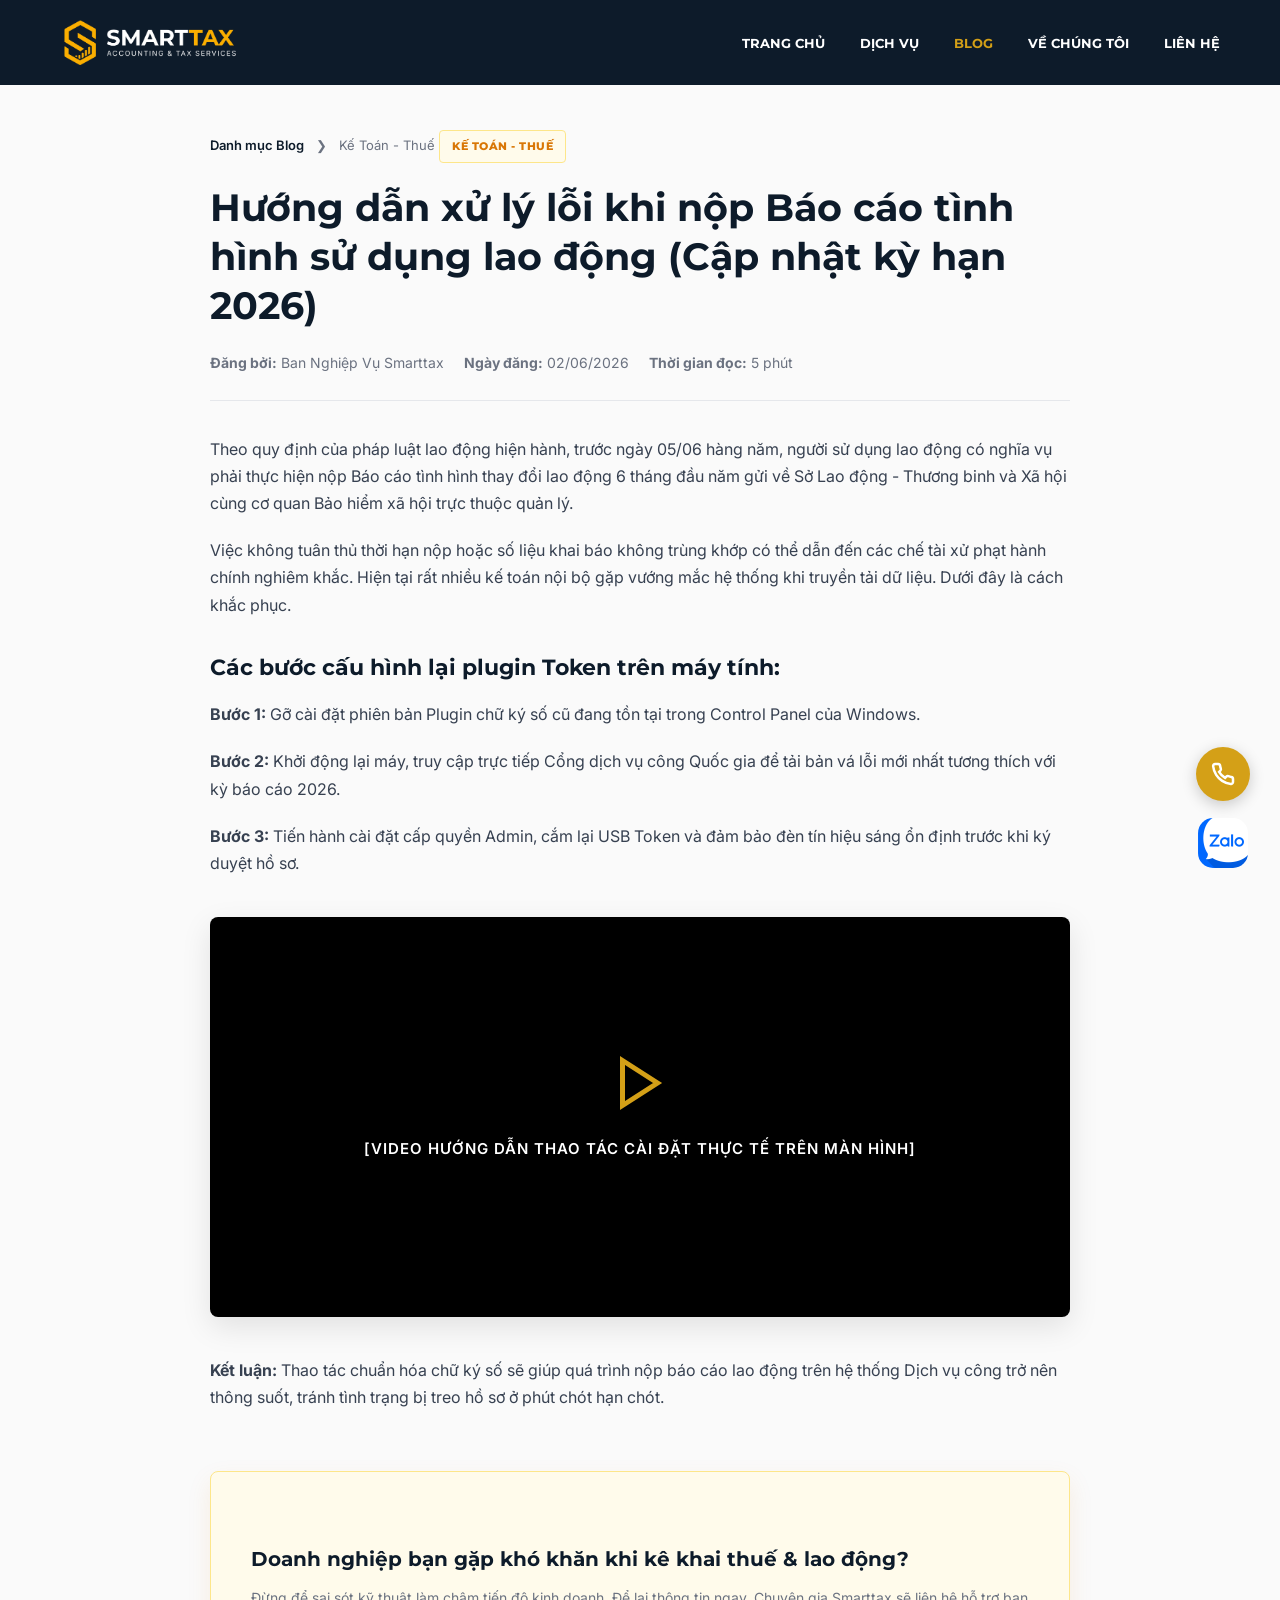
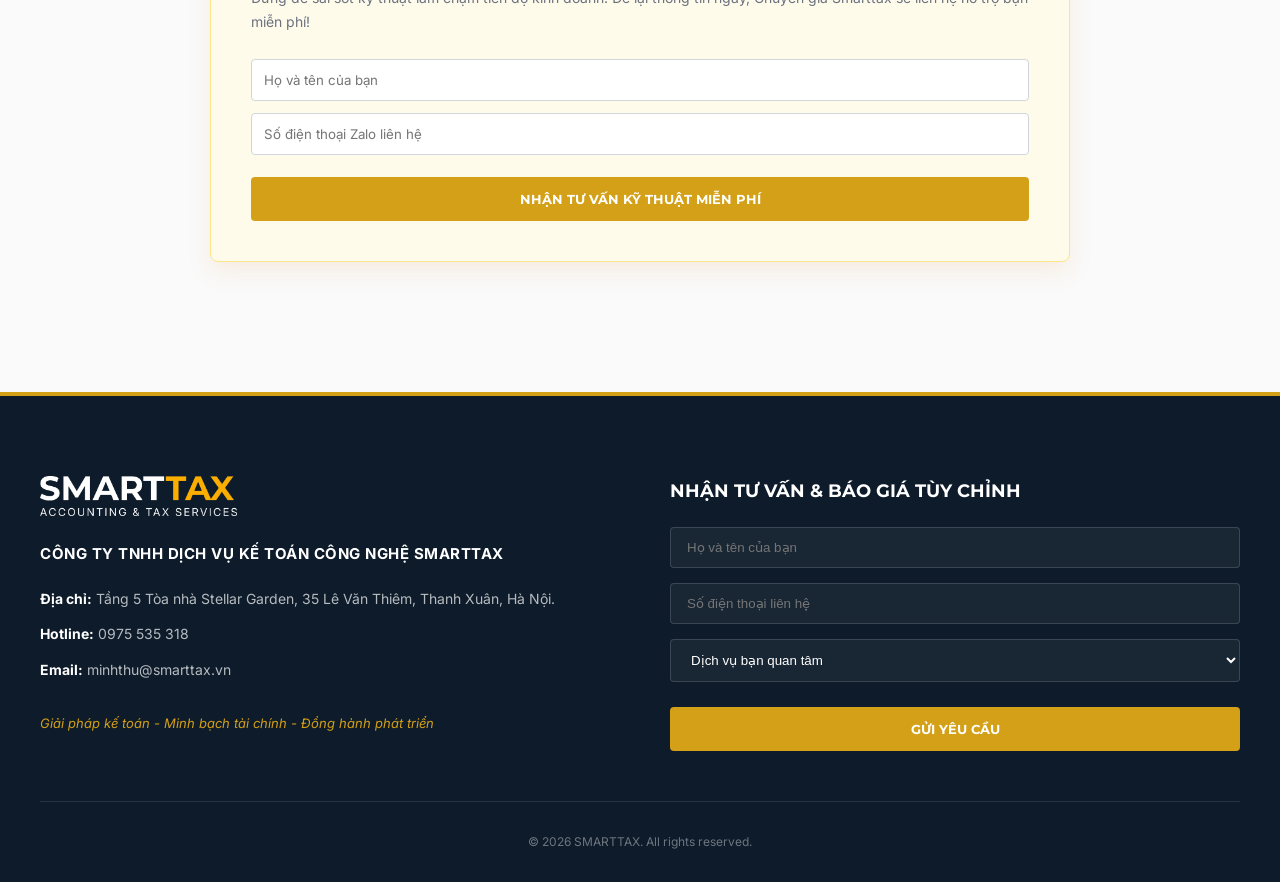
<file: blog/xu-ly-loi-bao-cao.html>
<!DOCTYPE html>
<html lang="vi">
<head>
    <meta charset="UTF-8">
    <meta name="viewport" content="width=device-width, initial-scale=1.0">
    <title>Hướng dẫn xử lý lỗi khi nộp Báo cáo | SMARTTAX</title>
    <style>
        @import url('https://fonts.googleapis.com/css2?family=Inter:wght@400;500;600&family=Montserrat:wght@600;700;800&display=swap');
        :root { --primary-color: #0D1B2A; --accent-color: #D4A017; --text-gray: #6B7280; --bg-light: #F3F4F6; --white: #ffffff; --border-color: #E5E7EB; }
        * { margin: 0; padding: 0; box-sizing: border-box; }
        body { font-family: 'Inter', sans-serif; color: var(--primary-color); line-height: 1.7; background-color: #FAFAFA; overflow-x: hidden; }
        h1, h2, h3, h4, h5, h6 { font-family: 'Montserrat', sans-serif; font-weight: 700; }
        
        /* HEADER */
        header { background-color: var(--primary-color); padding: 20px 0; position: fixed; width: 100%; top: 0; z-index: 1000; transition: all 0.4s ease; }
        header.sticky { padding: 12px 0; background-color: rgba(13, 27, 42, 0.95); box-shadow: 0 4px 20px rgba(0, 0, 0, 0.15); backdrop-filter: blur(10px); }
        .nav-container { max-width: 1200px; margin: 0 auto; display: flex; justify-content: space-between; align-items: center; padding: 0 20px; }
        .logo-wrapper { display: flex; align-items: center; gap: 12px; text-decoration: none; }
        .nav-links { list-style: none; display: flex; gap: 35px; }
        .nav-links li a { color: var(--white); text-decoration: none; font-weight: 700; font-family: 'Montserrat', sans-serif; font-size: 13px; padding: 5px 0; transition: color 0.3s ease; }
        .nav-links li a:hover, .nav-links li.active a { color: var(--accent-color); }

        /* SINGLE POST LAYOUT */
        section { padding: 130px 20px 80px; max-width: 900px; margin: 0 auto; }
        .breadcrumb { font-size: 13px; color: var(--text-gray); margin-bottom: 20px; display: inline-block;}
        .breadcrumb a { color: var(--primary-color); text-decoration: none; font-weight: 600; }
        .breadcrumb span { margin: 0 8px; }
        
        /* TAGS */
        .blog-tag { display: inline-block; padding: 6px 12px; border-radius: 4px; font-size: 11px; font-family: 'Montserrat', sans-serif; font-weight: 800; text-transform: uppercase; margin-bottom: 20px; letter-spacing: 0.5px; }
        .tag-ketoan { background: #FFFBEB; border: 1px solid #FDE68A; color: #D97706; }
        .tag-doanhnghiep { background: #EFF6FF; border: 1px solid #BFDBFE; color: #2563EB; }
        .tag-tintuc { background: #ECFDF5; border: 1px solid #A7F3D0; color: #059669; }

        .post-header-title { font-size: 38px; line-height: 1.3; margin-bottom: 20px; color: var(--primary-color); }
        .post-meta-strip { font-size: 14px; color: var(--text-gray); border-bottom: 1px solid var(--border-color); padding-bottom: 25px; margin-bottom: 35px; display: flex; gap: 20px;}
        
        .post-body-content { font-size: 16px; color: #374151; }
        .post-body-content p { margin-bottom: 20px; }
        .post-body-content h3 { font-size: 22px; margin: 30px 0 15px; color: var(--primary-color); }
        .post-video-placeholder { background-color: #000; height: 400px; margin: 40px 0; border-radius: 8px; display: flex; align-items: center; justify-content: center; color: var(--white); box-shadow: 0 10px 30px rgba(0,0,0,0.1);}
        
        /* FORM SLIDE IN */
        .post-lead-form-box { margin-top: 60px; background: #FFFBEB; border: 1px solid #FDE68A; padding: 40px; border-radius: 8px; transform: translateX(50px); opacity: 0; transition: all 0.8s ease; box-shadow: 0 10px 25px rgba(217, 119, 6, 0.1); }
        .post-lead-form-box.slide-in { transform: translateX(0); opacity: 1; }
        
        .btn { display: inline-block; padding: 14px 32px; background-color: var(--accent-color); color: var(--white); font-family: 'Montserrat', sans-serif; font-weight: 700; border-radius: 4px; border: none; cursor: pointer; transition: all 0.3s; width: 100%; margin-top: 10px; text-transform: uppercase; white-space: nowrap;}
        .btn:hover { background-color: #bd8e12; transform: translateY(-3px); }
        .form-row input { width: 100%; padding: 12px; border: 1px solid #D1D5DB; border-radius: 4px; margin-bottom: 12px; font-family: 'Inter', sans-serif;}

        /* FOOTER ĐỒNG BỘ */
        footer { background-color: var(--primary-color); color: var(--white); padding: 80px 20px 30px; border-top: 4px solid var(--accent-color); margin-top: 50px; max-width: 100%; }
        .footer-container { max-width: 1200px; margin: 0 auto; display: grid; grid-template-columns: 1fr 1fr; gap: 60px; padding-bottom: 50px; border-bottom: 1px solid rgba(255,255,255,0.1); }
        .footer-brand { display: flex; align-items: center; gap: 12px; margin-bottom: 25px; }
        .footer-company-name { font-size: 15px; font-weight: 700; margin-bottom: 20px; letter-spacing: 0.5px; color: var(--white); }
        .footer-contacts li { margin-bottom: 12px; font-size: 14px; color: rgba(255,255,255,0.7); list-style: none; }
        .footer-contacts li strong { color: var(--white); }
        .footer-tagline { margin-top: 30px; font-size: 13px; font-style: italic; color: var(--accent-color); }
        .footer-right-form h3 { color: var(--white); font-size: 18px; margin-bottom: 20px; text-transform: uppercase; }
        .footer-form-group { display: flex; flex-direction: column; gap: 15px; }
        .footer-form-group input, .footer-form-group select { width: 100%; padding: 12px 16px; background-color: rgba(255, 255, 255, 0.05); border: 1px solid rgba(255, 255, 255, 0.15); border-radius: 4px; color: var(--white); }
        .footer-form-group select option { background-color: var(--primary-color); color: var(--white); }
        .footer-copyright { text-align: center; padding-top: 30px; font-size: 12px; color: rgba(255,255,255,0.4); }

        /* WIDGETS ĐỒNG BỘ */
        .floating-widget-container { position: fixed; bottom: 30px; right: 30px; display: flex; flex-direction: column; gap: 15px; z-index: 9999; }
        .floating-action-btn { width: 54px; height: 54px; border-radius: 50%; display: flex; align-items: center; justify-content: center; color: var(--white); text-decoration: none; box-shadow: 0 4px 15px rgba(0,0,0,0.2); position: relative; cursor: pointer; }
        .btn-float-call { background-color: var(--accent-color); }
        .floating-action-btn::before { content: ''; position: absolute; top: 0; left: 0; width: 100%; height: 100%; border-radius: 50%; box-shadow: 0 0 0 0 rgba(212, 160, 23, 0.6); animation: pulseWave 2s infinite; z-index: -1; }
        @keyframes pulseWave { 0% { transform: scale(1); opacity: 1; } 100% { transform: scale(1.6); opacity: 0; } }
        .zalo-chat-tooltip { position: absolute; right: 70px; background-color: var(--white); color: var(--primary-color); padding: 8px 16px; border-radius: 4px; font-size: 12px; font-weight: 700; white-space: nowrap; box-shadow: 0 4px 15px rgba(0,0,0,0.15); opacity: 0; pointer-events: none; transform: translateX(10px); transition: all 0.3s ease; }
        .zalo-chat-tooltip.show-bubble { opacity: 1; transform: translateX(0); }

        @media (max-width: 768px) { .footer-container { grid-template-columns: 1fr; } .nav-links { display: none; } .post-header-title { font-size: 26px;} }
    </style>
</head>
<body>

    <header id="global-header">
        <div class="nav-container">
            <a href="../index.html" class="logo">
                <img src="../images/logo.png" alt="Logo Smarttax" style="height: 45px; width: auto; display: block;">
            </a>
            <nav>
                <ul class="nav-links">
                    <li><a href="../index.html">TRANG CHỦ</a></li>
                    <li><a href="../dich-vu.html">DỊCH VỤ</a></li>
                    <li class="active"><a href="../blog.html">BLOG</a></li>
                    <li><a href="../ve-chung-toi.html">VỀ CHÚNG TÔI</a></li>
                    <li><a href="../lien-he.html">LIÊN HỆ</a></li>
                </ul>
            </nav>
        </div>
    </header>

    <section>
        <div class="breadcrumb">
            <a href="../blog.html">Danh mục Blog</a> <span>❯</span> Kế Toán - Thuế
        </div>
        
        <span class="blog-tag tag-ketoan">KẾ TOÁN - THUẾ</span>
        <h1 class="post-header-title">Hướng dẫn xử lý lỗi khi nộp Báo cáo tình hình sử dụng lao động (Cập nhật kỳ hạn 2026)</h1>
        
        <div class="post-meta-strip">
            <span><strong>Đăng bởi:</strong> Ban Nghiệp Vụ Smarttax</span>
            <span><strong>Ngày đăng:</strong> 02/06/2026</span>
            <span><strong>Thời gian đọc:</strong> 5 phút</span>
        </div>
        
        <div class="post-body-content">
            <p>Theo quy định của pháp luật lao động hiện hành, trước ngày 05/06 hàng năm, người sử dụng lao động có nghĩa vụ phải thực hiện nộp Báo cáo tình hình thay đổi lao động 6 tháng đầu năm gửi về Sở Lao động - Thương binh và Xã hội cùng cơ quan Bảo hiểm xã hội trực thuộc quản lý.</p>
            
            <p>Việc không tuân thủ thời hạn nộp hoặc số liệu khai báo không trùng khớp có thể dẫn đến các chế tài xử phạt hành chính nghiêm khắc. Hiện tại rất nhiều kế toán nội bộ gặp vướng mắc hệ thống khi truyền tải dữ liệu. Dưới đây là cách khắc phục.</p>
            
            <h3>Các bước cấu hình lại plugin Token trên máy tính:</h3>
            <p><strong>Bước 1:</strong> Gỡ cài đặt phiên bản Plugin chữ ký số cũ đang tồn tại trong Control Panel của Windows.</p>
            <p><strong>Bước 2:</strong> Khởi động lại máy, truy cập trực tiếp Cổng dịch vụ công Quốc gia để tải bản vá lỗi mới nhất tương thích với kỳ báo cáo 2026.</p>
            <p><strong>Bước 3:</strong> Tiến hành cài đặt cấp quyền Admin, cắm lại USB Token và đảm bảo đèn tín hiệu sáng ổn định trước khi ký duyệt hồ sơ.</p>

            <div class="post-video-placeholder">
                <div style="text-align: center;">
                    <svg width="60" height="60" viewBox="0 0 24 24" fill="none" stroke="#D4A017" stroke-width="2"><polygon points="5 3 19 12 5 21 5 3"/></svg>
                    <p style="font-weight: 600; font-size: 15px; margin-top: 15px; letter-spacing: 1px;">[VIDEO HƯỚNG DẪN THAO TÁC CÀI ĐẶT THỰC TẾ TRÊN MÀN HÌNH]</p>
                </div>
            </div>

            <p><strong>Kết luận:</strong> Thao tác chuẩn hóa chữ ký số sẽ giúp quá trình nộp báo cáo lao động trên hệ thống Dịch vụ công trở nên thông suốt, tránh tình trạng bị treo hồ sơ ở phút chót hạn chót.</p>
            
            <div class="post-lead-form-box" id="blog-lead-form">
                <h3 style="font-size: 20px; margin-bottom: 10px; color: var(--primary-color);">Doanh nghiệp bạn gặp khó khăn khi kê khai thuế & lao động?</h3>
                <p style="font-size: 14px; color: var(--text-gray); margin-bottom: 25px;">Đừng để sai sót kỹ thuật làm chậm tiến độ kinh doanh. Để lại thông tin ngay, Chuyên gia Smarttax sẽ liên hệ hỗ trợ bạn miễn phí!</p>
                
                <form class="form-row">
                    <input type="hidden" name="dich_vu" value="Khách đọc Blog: Xử lý lỗi Báo cáo lao động">
                    <input type="text" name="ho_ten" placeholder="Họ và tên của bạn" required>
                    <input type="tel" name="so_dien_thoai" placeholder="Số điện thoại Zalo liên hệ" required>
                    <button type="submit" class="btn">Nhận Tư Vấn Kỹ Thuật Miễn Phí</button>
                </form>
            </div>
        </div>
    </section>

    <footer id="global-footer">
        <div class="footer-container">
            <div class="footer-left-info">
                <div class="footer-brand">
                    <img src="../images/smarttax.png" alt="Smarttax" style="height: 40px; width: auto; display: block;">
                </div>
                <p class="footer-company-name">CÔNG TY TNHH DỊCH VỤ KẾ TOÁN CÔNG NGHỆ SMARTTAX</p>
                <ul class="footer-contacts">
                    <li><strong>Địa chỉ:</strong> Tầng 5 Tòa nhà Stellar Garden, 35 Lê Văn Thiêm, Thanh Xuân, Hà Nội.</li>
                    <li><strong>Hotline:</strong> 0975 535 318</li>
                    <li><strong>Email:</strong> minhthu@smarttax.vn</li>
                </ul>
                <p class="footer-tagline">Giải pháp kế toán - Minh bạch tài chính - Đồng hành phát triển</p>
            </div>
            <div class="footer-right-form">
                <h3>NHẬN TƯ VẤN & BÁO GIÁ TÙY CHỈNH</h3>
                <form id="form-nhan-tu-van" class="footer-form-group">
                    <input type="text" name="ho_ten" placeholder="Họ và tên của bạn" required>
                    <input type="tel" name="so_dien_thoai" placeholder="Số điện thoại liên hệ" required>
                    <select name="dich_vu" required>
                        <option value="" disabled selected>Dịch vụ bạn quan tâm</option>
                        <option value="Kế toán trọn gói">Kế toán trọn gói (SME & Hộ kinh doanh)</option>
                        <option value="Pháp lý doanh nghiệp">Dịch vụ Pháp lý Doanh nghiệp</option>
                        <option value="Nội bộ & Hành chính">Dịch vụ Nội bộ & Hành chính</option>
                        <option value="Phần mềm hỗ trợ">Phần mềm hỗ trợ</option>
                    </select>
                    <button type="submit" class="btn" style="width: 100%; text-align: center;">GỬI YÊU CẦU</button>
                </form>
            </div>
        </div>
        <div class="footer-copyright">
            <p>© 2026 SMARTTAX. All rights reserved.</p>
        </div>
    </footer>

    <div class="floating-widget-container">
        <a href="tel:0975535318" class="floating-action-btn btn-float-call" title="Gọi Ngay">
            <svg width="24" height="24" viewBox="0 0 24 24" fill="none" stroke="currentColor" stroke-width="2.5"><path d="M22 16.92v3a2 2 0 0 1-2.18 2 19.79 19.79 0 0 1-8.63-3.07 19.5 19.5 0 0 1-6-6 19.79 19.79 0 0 1-3.07-8.67A2 2 0 0 1 4.11 2h3a2 2 0 0 1 2 1.72 12.84 12.84 0 0 0 .7 2.81 2 2 0 0 1-.45 2.11L8.09 9.91a16 16 0 0 0 6 6l1.27-1.27a2 2 0 0 1 2.11-.45 12.84 12.84 0 0 0 2.81.7A2 2 0 0 1 22 16.92z"/></svg>
        </a>
        <a href="https://zalo.me/0975535318" target="_blank" class="floating-action-btn" style="background: transparent; box-shadow: none; padding: 0;" title="Chat Zalo">
            <img src="../images/logo-zalo.png" alt="Chat Zalo" style="width: 50px; height: auto; display: block; border-radius: 30%;">
            <div class="zalo-chat-tooltip" id="zalo-tooltip">Smarttax hỗ trợ bạn ngay!</div>
        </a>
    </div>

    <script>
        window.addEventListener('scroll', function() {
            const header = document.getElementById('global-header');
            if(window.scrollY > 50) header.classList.add('sticky'); else header.classList.remove('sticky');
            
            // Hiện form đăng ký khi scroll xuống
            const formBox = document.getElementById('blog-lead-form');
            if(formBox && window.scrollY > 300) formBox.classList.add('slide-in');
        });

        const zaloTooltip = document.getElementById('zalo-tooltip');
        if(zaloTooltip) {
            setInterval(() => {
                zaloTooltip.classList.add('show-bubble');
                setTimeout(() => zaloTooltip.classList.remove('show-bubble'), 3000);
            }, 10000);
        }

        // ====================================================================================
        // SCRIPT XỬ LÝ GỬI GOOGLE SHEETS CHO MỌI FORM TRÊN TRANG
        // ====================================================================================
        const scriptURL = 'LINK_WEB_APP_CỦA_BẠN_ĐIỀN_VÀO_ĐÂY'; // <-- Thay link API Google Sheets vào đây
        const forms = document.querySelectorAll('form');

        forms.forEach(form => {
            form.addEventListener('submit', e => {
                e.preventDefault(); 
                
                const btnSubmit = form.querySelector('button[type="submit"]');
                const originalBtnText = btnSubmit.innerHTML;
                
                btnSubmit.innerHTML = 'ĐANG GỬI...';
                btnSubmit.disabled = true;

                fetch(scriptURL, { method: 'POST', body: new FormData(form)})
                    .then(response => {
                        alert('🎉 Cảm ơn bạn! Thông tin đã được gửi đến chuyên gia Smarttax thành công.');
                        form.reset();
                        btnSubmit.innerHTML = originalBtnText;
                        btnSubmit.disabled = false;
                    })
                    .catch(error => {
                        alert('Lỗi đường truyền! Xin vui lòng gọi trực tiếp Hotline 0975 535 318.');
                        btnSubmit.innerHTML = originalBtnText;
                        btnSubmit.disabled = false;
                    });
            });
        });
    </script>
</body>
</html>
</file>
